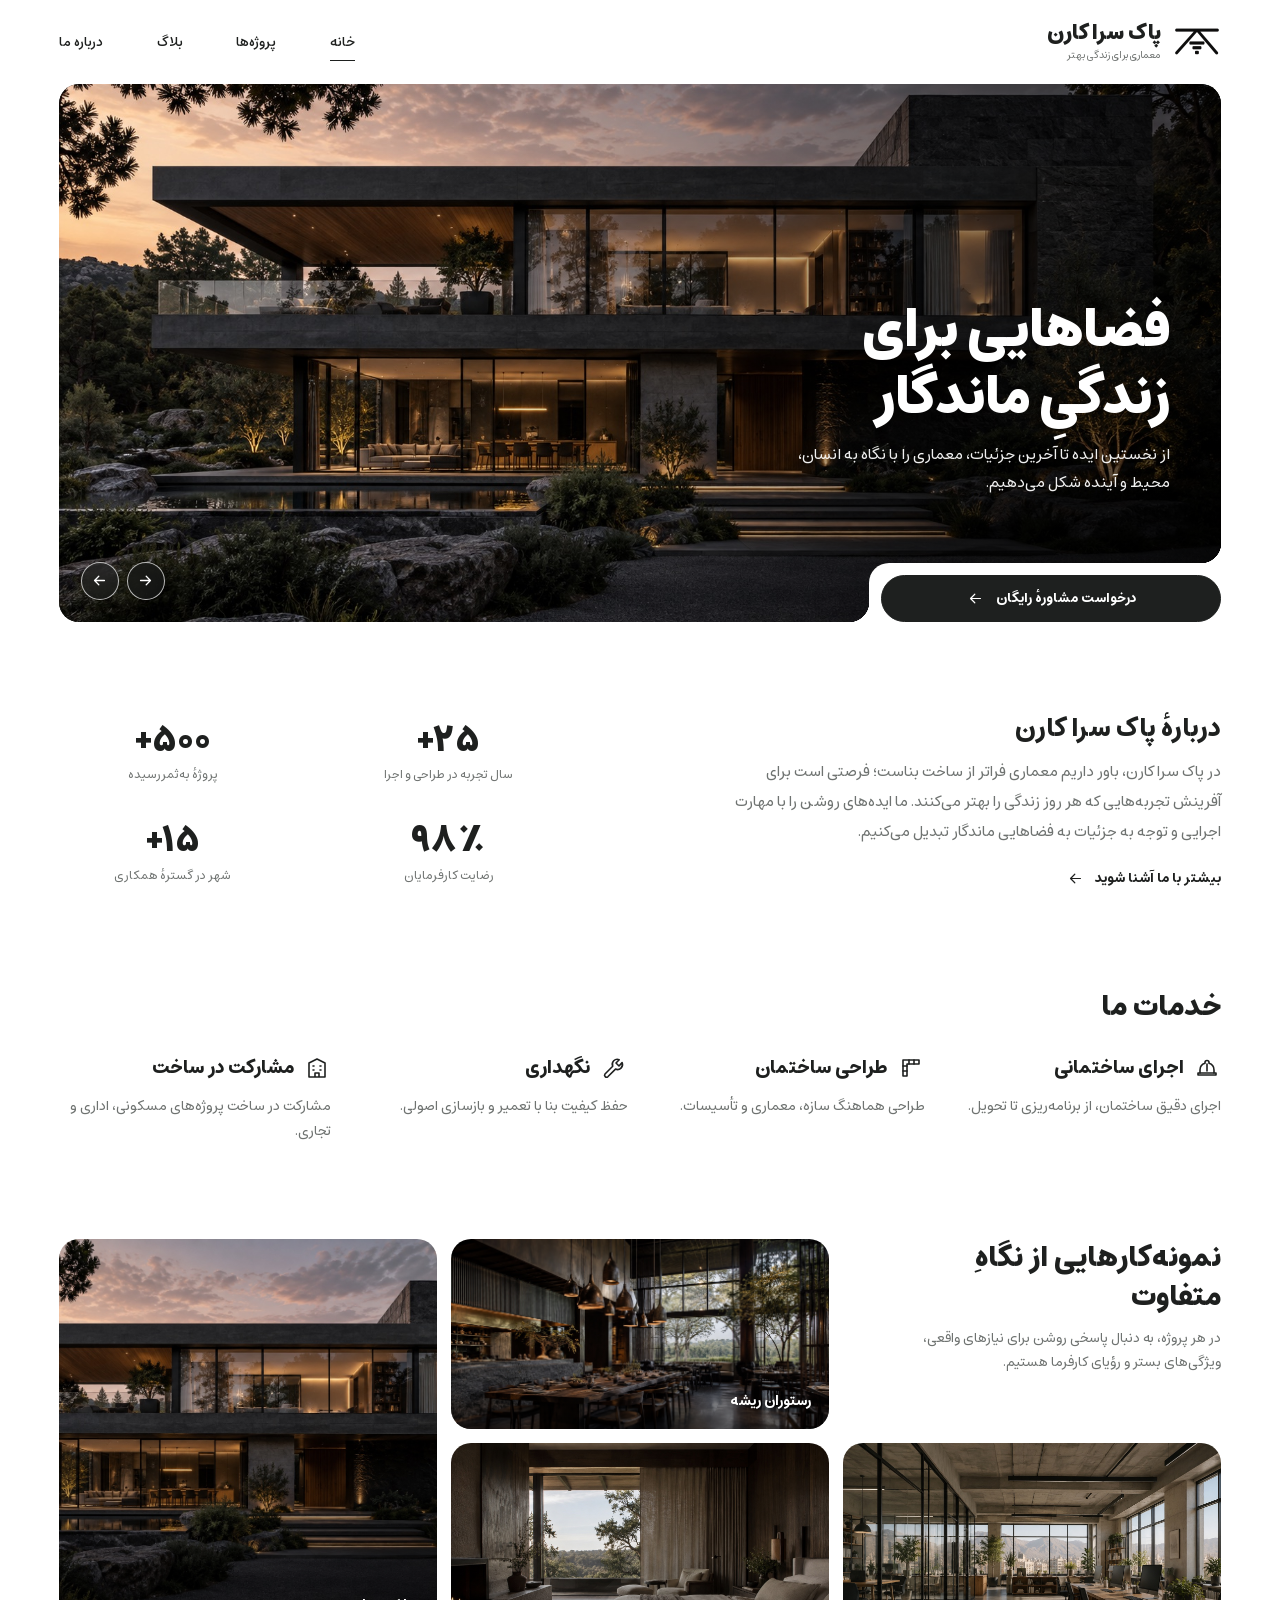
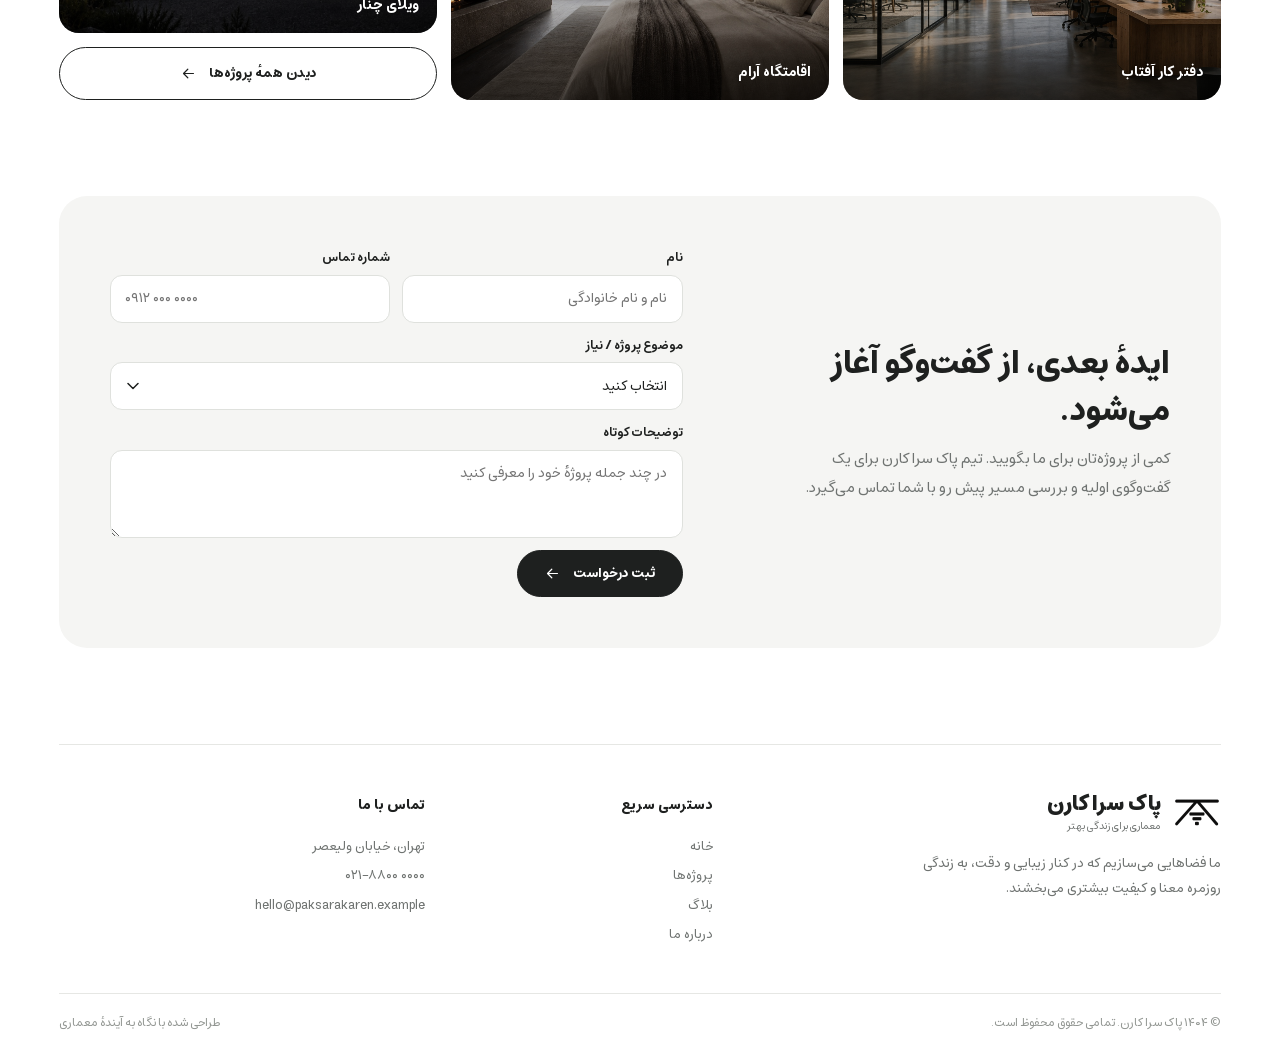
<file: Theme/index.html>
<!doctype html>
<html lang="fa" dir="rtl">
  <head>
    <meta charset="utf-8" />
    <meta name="viewport" content="width=device-width,initial-scale=1" />
    <meta
      name="description"
      content="استودیو معماری پاک سرا کارن؛ طراحی و اجرای فضاهای ماندگار با نگاهی انسانی."
    />
    <title>خانه | پاک سرا کارن</title>
    <link rel="icon" href="assets/images/brand-mark.png" type="image/png" />
    <link
      rel="preload"
      href="assets/fonts/estedad-variable.woff2"
      as="font"
      type="font/woff2"
      crossorigin
    />
    <link rel="stylesheet" href="assets/css/main.css?v=letter-spacing-1" />
  </head>
  <body>
    <a class="skip-link" href="#main-content">پرش به محتوای اصلی</a>
    <div class="site-shell">
      <div class="shell-inner">
        <header class="site-header">
          <a class="brand" href="index.html" aria-label="پاک سرا کارن، صفحهٔ اصلی"
            ><img
              class="brand-mark"
              src="assets/images/brand-mark.png"
              alt=""
            /><span>پاک سرا کارن<small>معماری برای زندگی بهتر</small></span></a
          >
          <button
            class="menu-toggle"
            type="button"
            aria-label="باز کردن فهرست"
            aria-controls="main-navigation"
            aria-expanded="false"
          >
            <span></span><span></span><span></span>
          </button>
          <nav class="main-nav" id="main-navigation" aria-label="فهرست اصلی">
            <a href="index.html">خانه</a><a href="projects.html">پروژه‌ها</a
            ><a href="blog.html">بلاگ</a><a href="about.html">درباره ما</a>
          </nav>
        </header>
        <main id="main-content" class="home-page">
          <section class="hero-section" aria-labelledby="hero-title">
            <div class="hero-media">
              <picture class="hero-slide is-active">
                <source media="(max-width: 600px)" srcset="assets/images/hero-house-mobile.jpg" />
                <img
                  src="assets/images/hero-house.jpg"
                  alt="خانه‌ای معاصر با نمای سنگ و شیشه در میان درختان"
                  fetchpriority="high"
                />
              </picture>
              <picture class="hero-slide" aria-hidden="true">
                <source media="(max-width: 600px)" srcset="assets/images/stone-villa-mobile.jpg" />
                <img
                  src="assets/images/stone-villa.jpg"
                  alt="ویلای سنگی معاصر در میان درختان"
                  decoding="async"
                />
              </picture>
              <picture class="hero-slide" aria-hidden="true">
                <source media="(max-width: 600px)" srcset="assets/images/courtyard-mobile.jpg" />
                <img
                  src="assets/images/courtyard.jpg"
                  alt="محوطهٔ سبز و آب‌نما کنار یک بنای مسکونی"
                  decoding="async"
                />
              </picture>
              <div class="hero-content">
                <h1 id="hero-title">فضاهایی برای<br />زندگیِ ماندگار</h1>
                <p>
                  از نخستین ایده تا آخرین جزئیات، معماری را با نگاه به انسان،
                  محیط و آینده شکل می‌دهیم.
                </p>
              </div>
              <div
                class="hero-slide-controls"
                role="group"
                aria-label="پیمایش تصاویر"
                hidden
              >
                <button
                  class="hero-slide-button"
                  type="button"
                  data-hero-slide="previous"
                  aria-label="تصویر قبلی"
                >
                  <svg
                    viewBox="0 0 24 24"
                    fill="none"
                    stroke="currentColor"
                    stroke-width="1.8"
                    stroke-linecap="round"
                    stroke-linejoin="round"
                    aria-hidden="true"
                  >
                    <path d="M5 12h14m0 0-6-6m6 6-6 6" />
                  </svg>
                </button>
                <button
                  class="hero-slide-button"
                  type="button"
                  data-hero-slide="next"
                  aria-label="تصویر بعدی"
                >
                  <svg
                    viewBox="0 0 24 24"
                    fill="none"
                    stroke="currentColor"
                    stroke-width="1.8"
                    stroke-linecap="round"
                    stroke-linejoin="round"
                    aria-hidden="true"
                  >
                    <path d="M19 12H5m0 0 6-6m-6 6 6 6" />
                  </svg>
                </button>
              </div>
            </div>
            <div class="hero-action">
              <a class="button button-primary" href="#consultation"
                >درخواست مشاورهٔ رایگان
                <svg
                  viewBox="0 0 24 24"
                  fill="none"
                  stroke="currentColor"
                  stroke-width="1.7"
                  stroke-linecap="round"
                  stroke-linejoin="round"
                  aria-hidden="true"
                >
                  <path d="M19 12H5m0 0 6-6m-6 6 6 6" /></svg
              ></a>
            </div>
          </section>
          <section class="about-summary" aria-labelledby="about-summary-title">
            <div class="about-copy">
              <h2 id="about-summary-title">دربارهٔ پاک سرا کارن</h2>
              <p>
                در پاک سرا کارن، باور داریم معماری فراتر از ساخت بناست؛ فرصتی است برای
                آفرینش تجربه‌هایی که هر روز زندگی را بهتر می‌کنند. ما ایده‌های
                روشن را با مهارت اجرایی و توجه به جزئیات به فضاهایی ماندگار
                تبدیل می‌کنیم.
              </p>
              <a class="section-link" href="about.html"
                >بیشتر با ما آشنا شوید
                <svg
                  viewBox="0 0 24 24"
                  fill="none"
                  stroke="currentColor"
                  stroke-width="1.7"
                  stroke-linecap="round"
                  stroke-linejoin="round"
                  aria-hidden="true"
                >
                  <path d="M19 12H5m0 0 6-6m-6 6 6 6" /></svg
              ></a>
            </div>
            <div class="stats-grid" aria-label="آمار شرکت">
              <div>
                <strong class="stat-number">۲۵+</strong
                ><span class="stat-label">سال تجربه در طراحی و اجرا</span>
              </div>
              <div>
                <strong class="stat-number">۵۰۰+</strong
                ><span class="stat-label">پروژهٔ به‌ثمررسیده</span>
              </div>
              <div>
                <strong class="stat-number">۹۸٪</strong
                ><span class="stat-label">رضایت کارفرمایان</span>
              </div>
              <div>
                <strong class="stat-number">۱۵+</strong
                ><span class="stat-label">شهر در گسترهٔ همکاری</span>
              </div>
            </div>
          </section>
          <section
            class="services-section section"
            aria-labelledby="services-title"
          >
            <div class="section-header">
              <h2 class="section-heading" id="services-title">خدمات ما</h2>
            </div>
            <div class="services-grid" id="services-grid">
              <article class="service-card">
                <div class="service-card-header">
                  <span class="service-card-icon" aria-hidden="true">
                    <svg viewBox="0 0 24 24" fill="none" stroke="currentColor" stroke-width="1.6" stroke-linecap="round" stroke-linejoin="round">
                      <path d="M5 17v-3a7 7 0 0 1 5-6.7V6.5a2 2 0 0 1 4 0v.8a7 7 0 0 1 5 6.7v3" />
                      <path d="M12 8v7M3 17h18v2H3z" />
                    </svg>
                  </span>
                  <h3>اجرای ساختمانی</h3>
                </div>
                <p class="service-card-description">
                  اجرای دقیق ساختمان، از برنامه‌ریزی تا تحویل.
                </p>
              </article>
              <article class="service-card">
                <div class="service-card-header">
                  <span class="service-card-icon" aria-hidden="true">
                    <svg viewBox="0 0 24 24" fill="none" stroke="currentColor" stroke-width="1.6" stroke-linecap="round" stroke-linejoin="round">
                      <path d="M4 20V4h16v4H8v12H4z" />
                      <path d="M10 4v4M15 4v4M4 10h4M4 15h4" />
                    </svg>
                  </span>
                  <h3>طراحی ساختمان</h3>
                </div>
                <p class="service-card-description">
                  طراحی هماهنگ سازه، معماری و تأسیسات.
                </p>
              </article>
              <article class="service-card">
                <div class="service-card-header">
                  <span class="service-card-icon" aria-hidden="true">
                    <svg viewBox="0 0 24 24" fill="none" stroke="currentColor" stroke-width="1.6" stroke-linecap="round" stroke-linejoin="round">
                      <path d="M20.1 6.6a5 5 0 0 1-6.6 6.5l-7.7 7.7a2 2 0 0 1-2.8-2.8l7.7-7.7a5 5 0 0 1 6.5-6.6L14 7l3 3 3.1-3.4z" />
                    </svg>
                  </span>
                  <h3>نگهداری</h3>
                </div>
                <p class="service-card-description">
                  حفظ کیفیت بنا با تعمیر و بازسازی اصولی.
                </p>
              </article>
              <article class="service-card">
                <div class="service-card-header">
                  <span class="service-card-icon" aria-hidden="true">
                    <svg viewBox="0 0 24 24" fill="none" stroke="currentColor" stroke-width="1.6" stroke-linecap="round" stroke-linejoin="round">
                      <path d="M4 21V7l8-4 8 4v14M4 21h16M10 21v-4h4v4" />
                      <path d="M8 10h1M15 10h1M8 14h1M15 14h1" />
                    </svg>
                  </span>
                  <h3>مشارکت در ساخت</h3>
                </div>
                <p class="service-card-description">
                  مشارکت در ساخت پروژه‌های مسکونی، اداری و تجاری.
                </p>
              </article>
            </div>
          </section>
          <section class="portfolio-preview" aria-labelledby="portfolio-title">
            <div class="portfolio-layout">
              <div class="portfolio-intro">
                <h2 class="section-heading" id="portfolio-title">
                  نمونه‌کارهایی از نگاهِ متفاوت
                </h2>
                <p>
                  در هر پروژه، به دنبال پاسخی روشن برای نیازهای واقعی، ویژگی‌های
                  بستر و رؤیای کارفرما هستیم.
                </p>
              </div>
              <a
                class="portfolio-card portfolio-office"
                href="project-single.html"
                ><img
                  src="assets/images/studio-office.jpg"
                  alt="دفتر کار روشن و مدرن"
                  loading="lazy"
                /><span>دفتر کار آفتاب</span></a
              >
              <a
                class="portfolio-card portfolio-restaurant"
                href="project-single.html"
                ><img
                  src="assets/images/restaurant.jpg"
                  alt="رستوران معاصر با نورپردازی گرم"
                  loading="lazy"
                /><span>رستوران ریشه</span></a
              >
              <a
                class="portfolio-card portfolio-bedroom"
                href="project-single.html"
                ><img
                  src="assets/images/hotel-suite.jpg"
                  alt="اتاق مهمان با متریال طبیعی"
                  loading="lazy"
                /><span>اقامتگاه آرام</span></a
              >
              <a
                class="portfolio-card portfolio-villa"
                href="project-single.html"
                ><img
                  src="assets/images/hero-house.jpg"
                  alt="ویلای معاصر در میان درختان"
                  loading="lazy"
                /><span>ویلای چنار</span></a
              >
              <a
                class="button button-outline portfolio-more"
                href="projects.html"
                >دیدن همهٔ پروژه‌ها
                <svg
                  viewBox="0 0 24 24"
                  fill="none"
                  stroke="currentColor"
                  stroke-width="1.7"
                  stroke-linecap="round"
                  stroke-linejoin="round"
                  aria-hidden="true"
                >
                  <path d="M19 12H5m0 0 6-6m-6 6 6 6" /></svg
              ></a>
            </div>
          </section>
          <section
            class="cta-section"
            id="consultation"
            aria-labelledby="cta-title"
          >
            <div class="cta-content">
              <h2 id="cta-title">ایدهٔ بعدی، از گفت‌وگو آغاز می‌شود.</h2>
              <p>
                کمی از پروژه‌تان برای ما بگویید. تیم پاک سرا کارن برای یک گفت‌وگوی
                اولیه و بررسی مسیر پیش رو با شما تماس می‌گیرد.
              </p>
            </div>
            <form class="cta-form" novalidate>
              <div class="form-field">
                <label for="contact-name">نام</label
                ><input
                  id="contact-name"
                  name="name"
                  autocomplete="name"
                  required
                  placeholder="نام و نام خانوادگی"
                />
              </div>
              <div class="form-field">
                <label for="contact-phone">شماره تماس</label
                ><input
                  id="contact-phone"
                  name="phone"
                  type="tel"
                  inputmode="tel"
                  autocomplete="tel"
                  required
                  placeholder="۰۹۱۲ ۰۰۰ ۰۰۰۰"
                />
              </div>
              <div class="form-field form-field-full">
                <label for="contact-subject">موضوع پروژه / نیاز</label
                ><div class="contact-subject-picker">
                  <button
                    class="contact-subject-trigger"
                    id="contact-subject"
                    type="button"
                    aria-expanded="false"
                    aria-controls="contact-subject-options"
                    aria-describedby="contact-form-message"
                    aria-required="true"
                  >
                    <span class="contact-subject-label">انتخاب کنید</span>
                  </button>
                  <div
                    class="contact-subject-options"
                    id="contact-subject-options"
                    role="group"
                    aria-label="موضوع پروژه / نیاز"
                    hidden
                  >
                    <button type="button" data-contact-subject="" aria-pressed="true">انتخاب کنید</button>
                    <button type="button" data-contact-subject="اجرای ساختمان" aria-pressed="false">اجرای ساختمان</button>
                    <button type="button" data-contact-subject="طراحی ساختمان" aria-pressed="false">طراحی ساختمان</button>
                    <button type="button" data-contact-subject="نگهداری" aria-pressed="false">نگهداری</button>
                    <button type="button" data-contact-subject="مشارکت در ساخت" aria-pressed="false">مشارکت در ساخت</button>
                    <button type="button" data-contact-subject="سایر" aria-pressed="false">سایر</button>
                  </div>
                  <input type="hidden" name="subject" value="" />
                </div>
              </div>
              <div class="form-field form-field-full">
                <label for="contact-message">توضیحات کوتاه</label
                ><textarea
                  id="contact-message"
                  name="message"
                  placeholder="در چند جمله پروژهٔ خود را معرفی کنید"
                ></textarea>
              </div>
              <button class="button button-primary" type="submit">
                ثبت درخواست
                <svg
                  viewBox="0 0 24 24"
                  fill="none"
                  stroke="currentColor"
                  stroke-width="1.7"
                  stroke-linecap="round"
                  stroke-linejoin="round"
                  aria-hidden="true"
                >
                  <path d="M19 12H5m0 0 6-6m-6 6 6 6" />
                </svg>
              </button>
              <p
                class="form-message"
                id="contact-form-message"
                role="status"
                aria-live="polite"
                hidden
              ></p>
            </form>
          </section>
        </main>
        <footer class="site-footer">
          <div class="footer-main">
            <div class="footer-brand">
              <a class="brand" href="index.html" aria-label="پاک سرا کارن، صفحهٔ اصلی"
                ><img
                  class="brand-mark"
                  src="assets/images/brand-mark.png"
                  alt=""
                /><span>پاک سرا کارن<small>معماری برای زندگی بهتر</small></span></a
              >
              <p>
                ما فضاهایی می‌سازیم که در کنار زیبایی و دقت، به زندگی روزمره
                معنا و کیفیت بیشتری می‌بخشند.
              </p>
            </div>
            <div class="footer-column">
              <h2>دسترسی سریع</h2>
              <a href="index.html">خانه</a><a href="projects.html">پروژه‌ها</a
              ><a href="blog.html">بلاگ</a><a href="about.html">درباره ما</a>
            </div>
            <div class="footer-column footer-contact">
              <h2>تماس با ما</h2>
              <span>تهران، خیابان ولیعصر</span
              ><a href="tel:+982188000000" dir="ltr">۰۲۱–۸۸۰۰ ۰۰۰۰</a
              ><a href="mailto:hello@paksarakaren.example" dir="ltr"
                >hello@paksarakaren.example</a
              >
            </div>
          </div>
          <div class="footer-bottom">
            <p>© ۱۴۰۴ پاک سرا کارن. تمامی حقوق محفوظ است.</p>
            <p>طراحی شده با نگاه به آیندهٔ معماری</p>
          </div>
        </footer>
      </div>
    </div>
    <script src="assets/js/main.js?v=contact-subject-2" defer></script>
  </body>
</html>
</file>
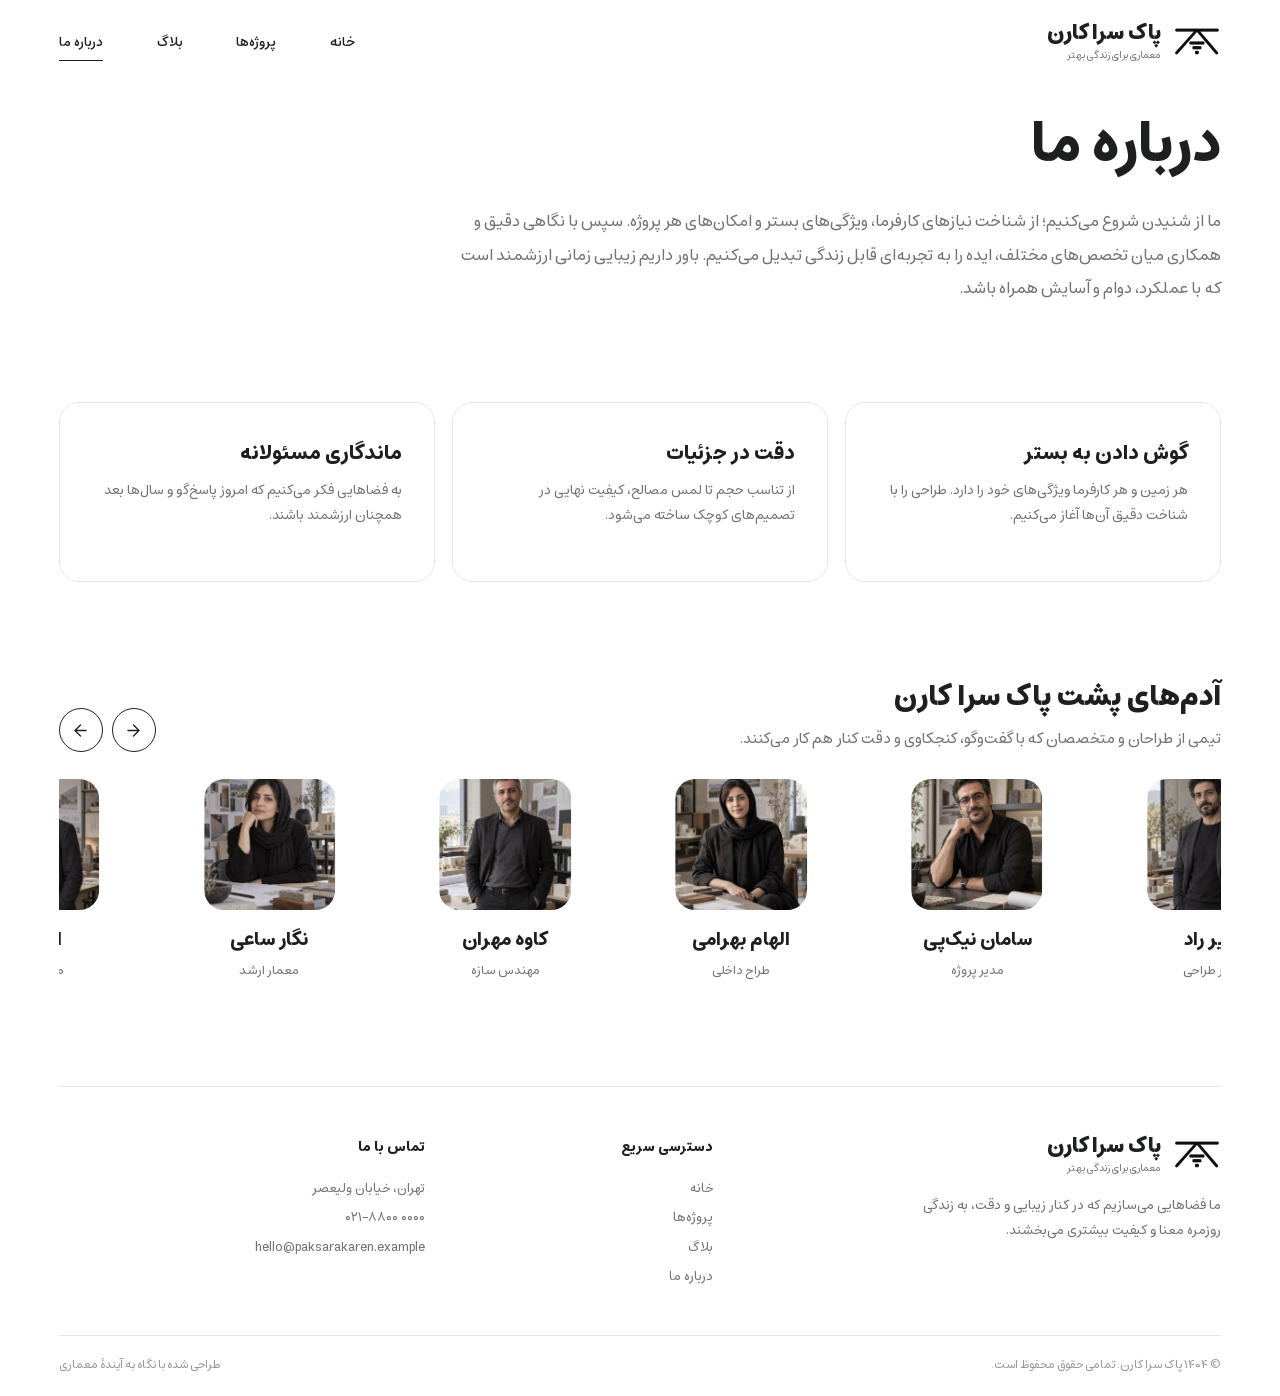
<file: Theme/about.html>
<!doctype html>
<html lang="fa" dir="rtl">
  <head>
    <meta charset="utf-8" />
    <meta name="viewport" content="width=device-width,initial-scale=1" />
    <meta
      name="description"
      content="با استودیو پاک سرا کارن، ارزش‌ها، تیم طراحی و نگاه ما به معماری آشنا شوید."
    />
    <title>دربارهٔ ما | پاک سرا کارن</title>
    <link rel="icon" href="assets/images/brand-mark.png" type="image/png" />
    <link
      rel="preload"
      href="assets/fonts/estedad-variable.woff2"
      as="font"
      type="font/woff2"
      crossorigin
    />
    <link rel="stylesheet" href="assets/css/main.css?v=letter-spacing-1" />
  </head>
  <body>
    <a class="skip-link" href="#main-content">پرش به محتوای اصلی</a>
    <div class="site-shell">
      <div class="shell-inner">
        <header class="site-header">
          <a class="brand" href="index.html" aria-label="پاک سرا کارن، صفحهٔ اصلی"
            ><img
              class="brand-mark"
              src="assets/images/brand-mark.png"
              alt=""
            /><span>پاک سرا کارن<small>معماری برای زندگی بهتر</small></span></a
          >
          <button
            class="menu-toggle"
            type="button"
            aria-label="باز کردن فهرست"
            aria-controls="main-navigation"
            aria-expanded="false"
          >
            <span></span><span></span><span></span>
          </button>
          <nav class="main-nav" id="main-navigation" aria-label="فهرست اصلی">
            <a href="index.html">خانه</a><a href="projects.html">پروژه‌ها</a
            ><a href="blog.html">بلاگ</a><a href="about.html">درباره ما</a>
          </nav>
        </header>
        <main id="main-content" class="about-page-wrapper">
          <section class="about-page">
            <header class="page-intro">
              <div>
                <h1>درباره ما</h1>
              </div>
            </header>
            <div class="about-lead">
              <p>
                ما از شنیدن شروع می‌کنیم؛ از شناخت نیازهای کارفرما، ویژگی‌های
                بستر و امکان‌های هر پروژه. سپس با نگاهی دقیق و همکاری میان
                تخصص‌های مختلف، ایده را به تجربه‌ای قابل زندگی تبدیل می‌کنیم.
                باور داریم زیبایی زمانی ارزشمند است که با عملکرد، دوام و آسایش
                همراه باشد.
              </p>
            </div>
            <section class="section values-section" aria-label="ارزش‌های پاک سرا کارن">
              <div class="values-grid">
                <article class="value-card">
                  <h2>گوش دادن به بستر</h2>
                  <p>
                    هر زمین و هر کارفرما ویژگی‌های خود را دارد. طراحی را با
                    شناخت دقیق آن‌ها آغاز می‌کنیم.
                  </p>
                </article>
                <article class="value-card">
                  <h2>دقت در جزئیات</h2>
                  <p>
                    از تناسب حجم تا لمس مصالح، کیفیت نهایی در تصمیم‌های کوچک
                    ساخته می‌شود.
                  </p>
                </article>
                <article class="value-card">
                  <h2>ماندگاری مسئولانه</h2>
                  <p>
                    به فضاهایی فکر می‌کنیم که امروز پاسخ‌گو و سال‌ها بعد همچنان
                    ارزشمند باشند.
                  </p>
                </article>
              </div>
            </section>
            <section class="team-section section" aria-labelledby="team-title">
              <div class="section-header">
                <div>
                  <h2 class="section-heading" id="team-title">
                    آدم‌های پشت پاک سرا کارن
                  </h2>
                  <p class="section-intro">
                    تیمی از طراحان و متخصصان که با گفت‌وگو، کنجکاوی و دقت کنار
                    هم کار می‌کنند.
                  </p>
                </div>
                <div class="team-controls" role="group" aria-label="جابه‌جایی اعضای تیم">
                  <button
                    class="team-nav-button"
                    type="button"
                    data-team-shift="right"
                    aria-label="جابه‌جایی اعضا به راست"
                    aria-controls="team-grid"
                  >
                    <svg viewBox="0 0 24 24" fill="none" stroke="currentColor" stroke-width="1.7" stroke-linecap="round" stroke-linejoin="round" aria-hidden="true">
                      <path d="M19 12H5m7 7 7-7-7-7" />
                    </svg>
                  </button>
                  <button
                    class="team-nav-button"
                    type="button"
                    data-team-shift="left"
                    aria-label="جابه‌جایی اعضا به چپ"
                    aria-controls="team-grid"
                  >
                    <svg viewBox="0 0 24 24" fill="none" stroke="currentColor" stroke-width="1.7" stroke-linecap="round" stroke-linejoin="round" aria-hidden="true">
                      <path d="M5 12h14m-7-7-7 7 7 7" />
                    </svg>
                  </button>
                </div>
              </div>
              <div class="team-carousel-viewport">
                <div class="team-grid" id="team-grid">
                  <article class="team-card">
                    <div class="image-frame">
                      <img
                        src="assets/images/team-negar.jpg"
                        alt="نگار ساعی، معمار ارشد"
                        loading="lazy"
                      />
                    </div>
                    <h3>نگار ساعی</h3>
                    <p class="team-role">معمار ارشد</p>
                  </article>
                  <article class="team-card">
                    <div class="image-frame">
                      <img
                        src="assets/images/team-amir.jpg"
                        alt="امیر راد، مدیر طراحی"
                        loading="lazy"
                      />
                    </div>
                    <h3>امیر راد</h3>
                    <p class="team-role">مدیر طراحی</p>
                  </article>
                  <article class="team-card">
                    <div class="image-frame">
                      <img
                        src="assets/images/team-saman.jpg"
                        alt="سامان نیک‌پی، مدیر پروژه"
                        loading="lazy"
                      />
                    </div>
                    <h3>سامان نیک‌پی</h3>
                    <p class="team-role">مدیر پروژه</p>
                  </article>
                  <article class="team-card">
                    <div class="image-frame">
                      <img
                        src="assets/images/team-elham.jpg"
                        alt="الهام بهرامی، طراح داخلی"
                        loading="lazy"
                      />
                    </div>
                    <h3>الهام بهرامی</h3>
                    <p class="team-role">طراح داخلی</p>
                  </article>
                  <article class="team-card">
                    <div class="image-frame">
                      <img
                        src="assets/images/team-kaveh.jpg"
                        alt="کاوه مهران، مهندس سازه"
                        loading="lazy"
                      />
                    </div>
                    <h3>کاوه مهران</h3>
                    <p class="team-role">مهندس سازه</p>
                  </article>
                </div>
              </div>
              <p class="visually-hidden team-carousel-status" aria-live="polite"></p>
            </section>
          </section>
        </main>
        <footer class="site-footer">
          <div class="footer-main">
            <div class="footer-brand">
              <a class="brand" href="index.html" aria-label="پاک سرا کارن، صفحهٔ اصلی"
                ><img
                  class="brand-mark"
                  src="assets/images/brand-mark.png"
                  alt=""
                /><span>پاک سرا کارن<small>معماری برای زندگی بهتر</small></span></a
              >
              <p>
                ما فضاهایی می‌سازیم که در کنار زیبایی و دقت، به زندگی روزمره
                معنا و کیفیت بیشتری می‌بخشند.
              </p>
            </div>
            <div class="footer-column">
              <h2>دسترسی سریع</h2>
              <a href="index.html">خانه</a><a href="projects.html">پروژه‌ها</a
              ><a href="blog.html">بلاگ</a><a href="about.html">درباره ما</a>
            </div>
            <div class="footer-column footer-contact">
              <h2>تماس با ما</h2>
              <span>تهران، خیابان ولیعصر</span
              ><a href="tel:+982188000000" dir="ltr">۰۲۱–۸۸۰۰ ۰۰۰۰</a
              ><a href="mailto:hello@paksarakaren.example" dir="ltr"
                >hello@paksarakaren.example</a
              >
            </div>
          </div>
          <div class="footer-bottom">
            <p>© ۱۴۰۴ پاک سرا کارن. تمامی حقوق محفوظ است.</p>
            <p>طراحی شده با نگاه به آیندهٔ معماری</p>
          </div>
        </footer>
      </div>
    </div>
    <script src="assets/js/main.js?v=team-carousel-2" defer></script>
  </body>
</html>
</file>
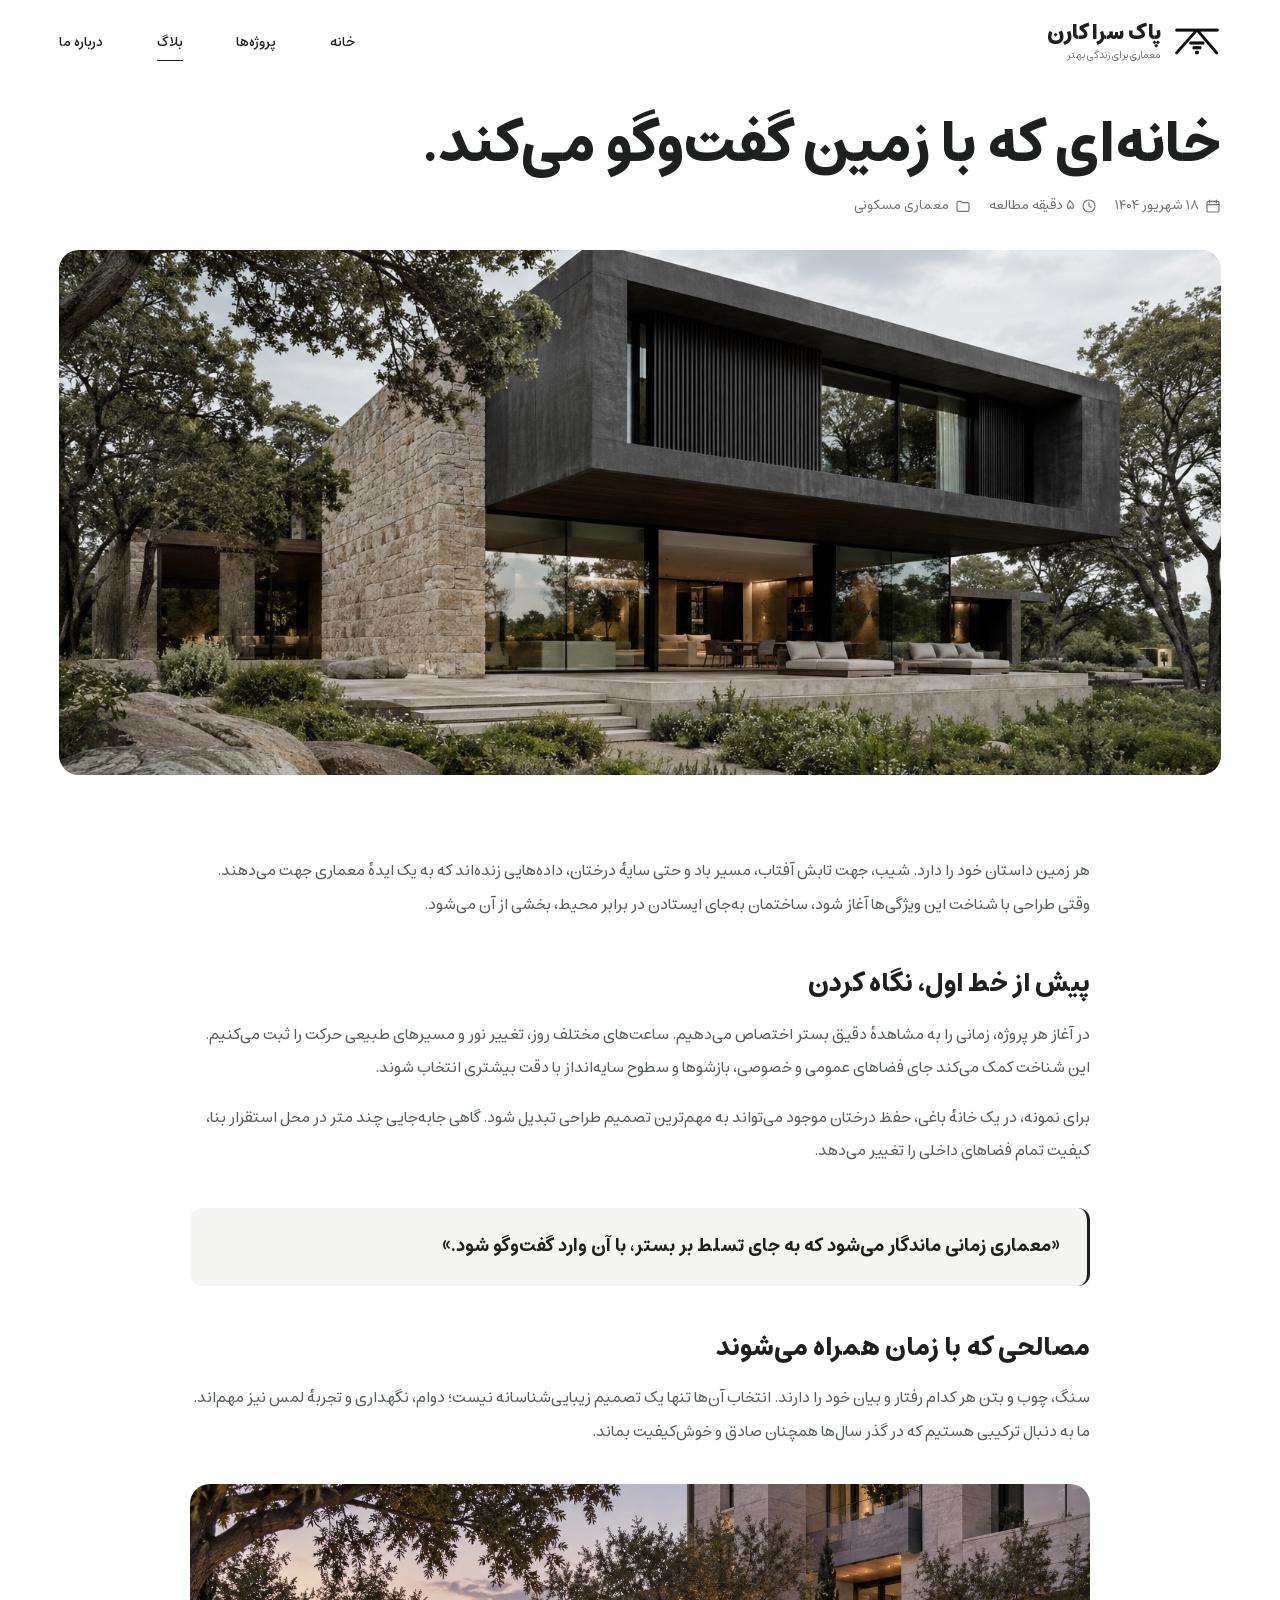
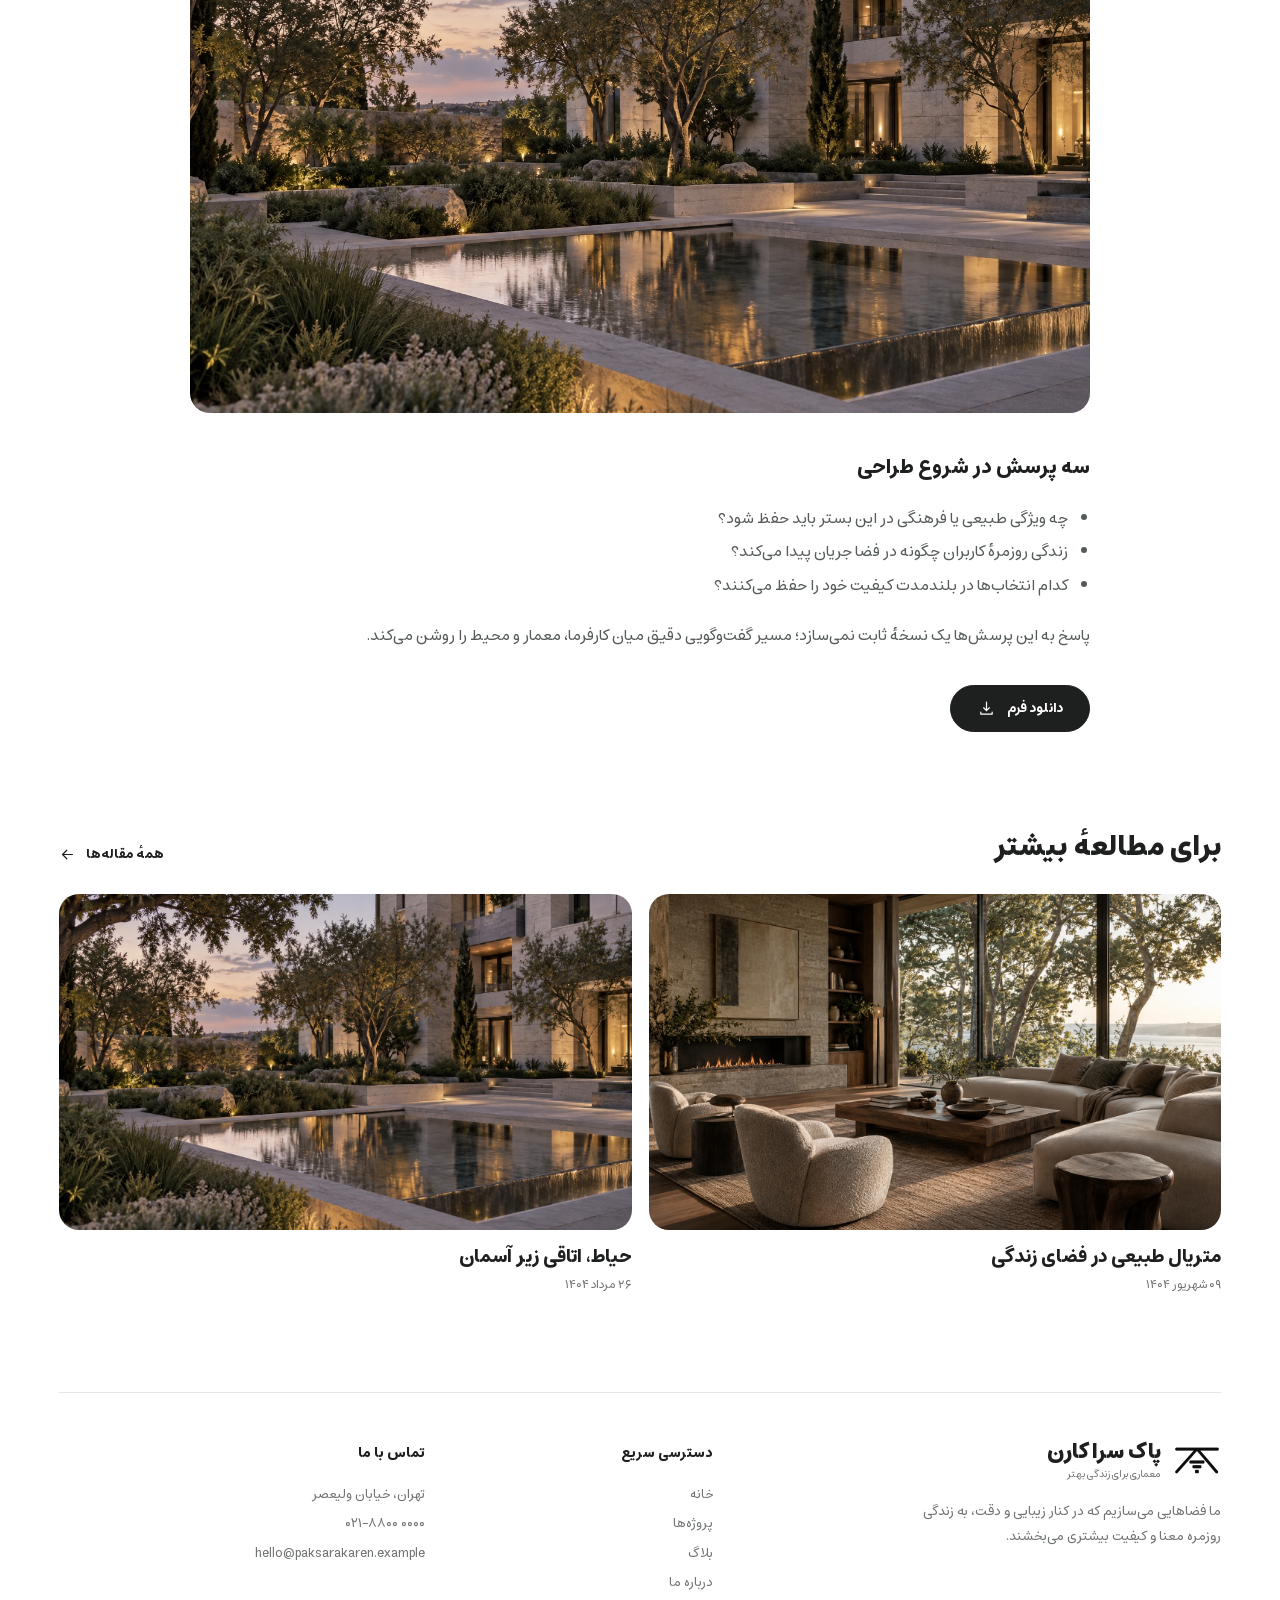
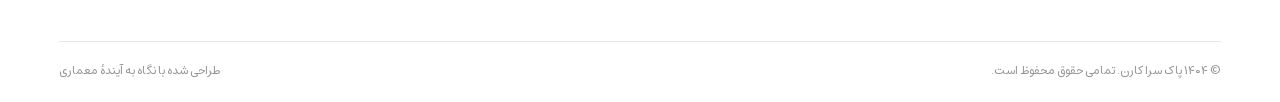
<file: Theme/blog-single.html>
<!doctype html>
<html lang="fa" dir="rtl">
  <head>
    <meta charset="utf-8" />
    <meta name="viewport" content="width=device-width,initial-scale=1" />
    <meta
      name="description"
      content="مقاله‌ای دربارهٔ رابطهٔ معماری با زمین، نور و متریال طبیعی."
    />
    <title>خانه‌ای که با زمین گفت‌وگو می‌کند | پاک سرا کارن</title>
    <link rel="icon" href="assets/images/brand-mark.png" type="image/png" />
    <link
      rel="preload"
      href="assets/fonts/estedad-variable.woff2"
      as="font"
      type="font/woff2"
      crossorigin
    />
    <link rel="stylesheet" href="assets/css/main.css?v=letter-spacing-1" />
  </head>
  <body>
    <a class="skip-link" href="#main-content">پرش به محتوای اصلی</a>
    <div class="site-shell">
      <div class="shell-inner">
        <header class="site-header">
          <a class="brand" href="index.html" aria-label="پاک سرا کارن، صفحهٔ اصلی"
            ><img
              class="brand-mark"
              src="assets/images/brand-mark.png"
              alt=""
            /><span>پاک سرا کارن<small>معماری برای زندگی بهتر</small></span></a
          >
          <button
            class="menu-toggle"
            type="button"
            aria-label="باز کردن فهرست"
            aria-controls="main-navigation"
            aria-expanded="false"
          >
            <span></span><span></span><span></span>
          </button>
          <nav class="main-nav" id="main-navigation" aria-label="فهرست اصلی">
            <a href="index.html">خانه</a><a href="projects.html">پروژه‌ها</a
            ><a href="blog.html">بلاگ</a><a href="about.html">درباره ما</a>
          </nav>
        </header>
        <main id="main-content" class="blog-page">
          <article class="blog-single">
            <header class="page-intro">
              <div>
                <h1>خانه‌ای که با زمین گفت‌وگو می‌کند.</h1>
                <div class="article-byline">
                  <span class="article-meta-item">
                    <svg viewBox="0 0 24 24" fill="none" stroke="currentColor" stroke-width="1.7" stroke-linecap="round" stroke-linejoin="round" aria-hidden="true">
                      <rect x="3" y="5" width="18" height="16" rx="2" />
                      <path d="M7 3v4M17 3v4M3 10h18" />
                    </svg>
                    ۱۸ شهریور ۱۴۰۴
                  </span>
                  <span class="article-meta-item">
                    <svg viewBox="0 0 24 24" fill="none" stroke="currentColor" stroke-width="1.7" stroke-linecap="round" stroke-linejoin="round" aria-hidden="true">
                      <circle cx="12" cy="12" r="9" />
                      <path d="M12 7v5l3 2" />
                    </svg>
                    ۵ دقیقه مطالعه
                  </span>
                  <span class="article-meta-item">
                    <svg viewBox="0 0 24 24" fill="none" stroke="currentColor" stroke-width="1.7" stroke-linecap="round" stroke-linejoin="round" aria-hidden="true">
                      <path d="M3 7a2 2 0 0 1 2-2h4l2 2h8a2 2 0 0 1 2 2v9a2 2 0 0 1-2 2H5a2 2 0 0 1-2-2V7Z" />
                    </svg>
                    معماری مسکونی
                  </span>
                </div>
              </div>
            </header>
            <div class="image-frame page-hero-image">
              <img
                src="assets/images/stone-villa.jpg"
                alt="خانه‌ای معاصر میان درختان و سنگ طبیعی"
                fetchpriority="high"
              />
            </div>
            <div class="article-layout">
              <div class="article-body">
                <p>
                  هر زمین داستان خود را دارد. شیب، جهت تابش آفتاب، مسیر باد و
                  حتی سایهٔ درختان، داده‌هایی زنده‌اند که به یک ایدهٔ معماری جهت
                  می‌دهند. وقتی طراحی با شناخت این ویژگی‌ها آغاز شود، ساختمان
                  به‌جای ایستادن در برابر محیط، بخشی از آن می‌شود.
                </p>
                <h2>پیش از خط اول، نگاه کردن</h2>
                <p>
                  در آغاز هر پروژه، زمانی را به مشاهدهٔ دقیق بستر اختصاص
                  می‌دهیم. ساعت‌های مختلف روز، تغییر نور و مسیرهای طبیعی حرکت را
                  ثبت می‌کنیم. این شناخت کمک می‌کند جای فضاهای عمومی و خصوصی،
                  بازشوها و سطوح سایه‌انداز با دقت بیشتری انتخاب شوند.
                </p>
                <p>
                  برای نمونه، در یک خانهٔ باغی، حفظ درختان موجود می‌تواند به
                  مهم‌ترین تصمیم طراحی تبدیل شود. گاهی جابه‌جایی چند متر در محل
                  استقرار بنا، کیفیت تمام فضاهای داخلی را تغییر می‌دهد.
                </p>
                <blockquote>
                  «معماری زمانی ماندگار می‌شود که به جای تسلط بر بستر، با آن
                  وارد گفت‌وگو شود.»
                </blockquote>
                <h2>مصالحی که با زمان همراه می‌شوند</h2>
                <p>
                  سنگ، چوب و بتن هر کدام رفتار و بیان خود را دارند. انتخاب آن‌ها
                  تنها یک تصمیم زیبایی‌شناسانه نیست؛ دوام، نگهداری و تجربهٔ لمس
                  نیز مهم‌اند. ما به دنبال ترکیبی هستیم که در گذر سال‌ها همچنان
                  صادق و خوش‌کیفیت بماند.
                </p>
                <div class="image-frame">
                  <img
                    src="assets/images/courtyard.jpg"
                    alt="محوطه‌سازی با آب‌نما و پوشش گیاهی"
                    loading="lazy"
                  />
                </div>
                <h3>سه پرسش در شروع طراحی</h3>
                <ul>
                  <li>چه ویژگی طبیعی یا فرهنگی در این بستر باید حفظ شود؟</li>
                  <li>زندگی روزمرهٔ کاربران چگونه در فضا جریان پیدا می‌کند؟</li>
                  <li>کدام انتخاب‌ها در بلندمدت کیفیت خود را حفظ می‌کنند؟</li>
                </ul>
                <p>
                  پاسخ به این پرسش‌ها یک نسخهٔ ثابت نمی‌سازد؛ مسیر گفت‌وگویی
                  دقیق میان کارفرما، معمار و محیط را روشن می‌کند.
                </p>
                <div class="article-download-action">
                  <!-- Add href and remove aria-disabled when the form is available. -->
                  <a class="button button-primary article-download-button" aria-disabled="true">
                    دانلود فرم
                    <svg
                      viewBox="0 0 24 24"
                      fill="none"
                      stroke="currentColor"
                      stroke-width="1.7"
                      stroke-linecap="round"
                      stroke-linejoin="round"
                      aria-hidden="true"
                    >
                      <path d="M12 3v12m0 0 4-4m-4 4-4-4M4 17v3h16v-3" />
                    </svg>
                  </a>
                </div>
              </div>
            </div>
          </article>
          <section
            class="related-section"
            aria-labelledby="related-posts-title"
          >
            <div class="section-header">
              <h2 class="section-heading" id="related-posts-title">
                برای مطالعهٔ بیشتر
              </h2>
              <a class="section-link" href="blog.html"
                >همهٔ مقاله‌ها
                <svg
                  viewBox="0 0 24 24"
                  fill="none"
                  stroke="currentColor"
                  stroke-width="1.7"
                  stroke-linecap="round"
                  stroke-linejoin="round"
                  aria-hidden="true"
                >
                  <path d="M19 12H5m0 0 6-6m-6 6 6 6" /></svg
              ></a>
            </div>
            <div class="related-grid">
              <article class="blog-card">
                <a class="image-frame" href="blog-single.html"
                  ><img
                    src="assets/images/living-room.jpg"
                    alt="فضای داخلی با متریال طبیعی"
                    loading="lazy"
                /></a>
                <h2>
                  <a href="blog-single.html">متریال طبیعی در فضای زندگی</a>
                </h2>
                <span class="card-meta">۰۹ شهریور ۱۴۰۴</span>
              </article>
              <article class="blog-card">
                <a class="image-frame" href="blog-single.html"
                  ><img
                    src="assets/images/courtyard.jpg"
                    alt="محوطه و آب‌نما"
                    loading="lazy"
                /></a>
                <h2><a href="blog-single.html">حیاط، اتاقی زیر آسمان</a></h2>
                <span class="card-meta">۲۶ مرداد ۱۴۰۴</span>
              </article>
            </div>
          </section>
        </main>
        <footer class="site-footer">
          <div class="footer-main">
            <div class="footer-brand">
              <a class="brand" href="index.html" aria-label="پاک سرا کارن، صفحهٔ اصلی"
                ><img
                  class="brand-mark"
                  src="assets/images/brand-mark.png"
                  alt=""
                /><span>پاک سرا کارن<small>معماری برای زندگی بهتر</small></span></a
              >
              <p>
                ما فضاهایی می‌سازیم که در کنار زیبایی و دقت، به زندگی روزمره
                معنا و کیفیت بیشتری می‌بخشند.
              </p>
            </div>
            <div class="footer-column">
              <h2>دسترسی سریع</h2>
              <a href="index.html">خانه</a><a href="projects.html">پروژه‌ها</a
              ><a href="blog.html">بلاگ</a><a href="about.html">درباره ما</a>
            </div>
            <div class="footer-column footer-contact">
              <h2>تماس با ما</h2>
              <span>تهران، خیابان ولیعصر</span
              ><a href="tel:+982188000000" dir="ltr">۰۲۱–۸۸۰۰ ۰۰۰۰</a
              ><a href="mailto:hello@paksarakaren.example" dir="ltr"
                >hello@paksarakaren.example</a
              >
            </div>
          </div>
          <div class="footer-bottom">
            <p>© ۱۴۰۴ پاک سرا کارن. تمامی حقوق محفوظ است.</p>
            <p>طراحی شده با نگاه به آیندهٔ معماری</p>
          </div>
        </footer>
      </div>
    </div>
    <script src="assets/js/main.js" defer></script>
  </body>
</html>
</file>
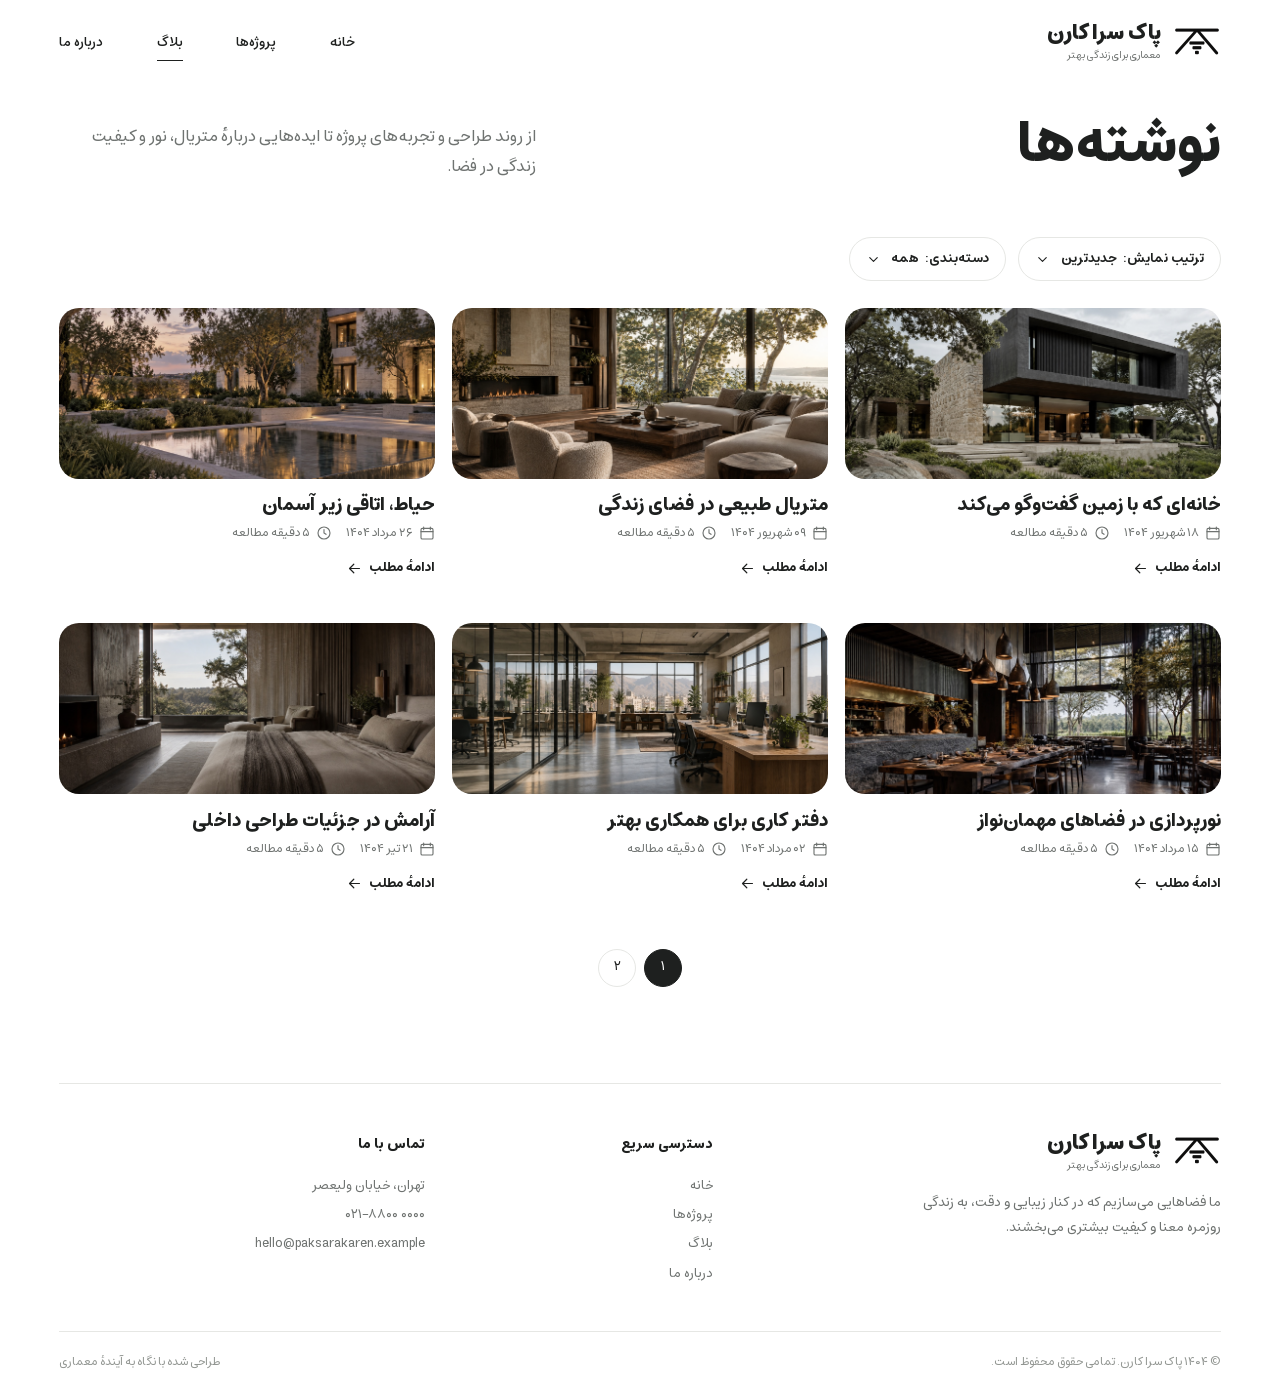
<file: Theme/blog.html>
<!doctype html>
<html lang="fa" dir="rtl">
  <head>
    <meta charset="utf-8" />
    <meta name="viewport" content="width=device-width,initial-scale=1" />
    <meta
      name="description"
      content="یادداشت‌ها و مقاله‌های استودیو پاک سرا کارن دربارهٔ معماری، طراحی داخلی و زندگی."
    />
    <title>بلاگ | پاک سرا کارن</title>
    <link rel="icon" href="assets/images/brand-mark.png" type="image/png" />
    <link
      rel="preload"
      href="assets/fonts/estedad-variable.woff2"
      as="font"
      type="font/woff2"
      crossorigin
    />
    <link rel="stylesheet" href="assets/css/main.css?v=letter-spacing-1" />
  </head>
  <body>
    <a class="skip-link" href="#main-content">پرش به محتوای اصلی</a>
    <div class="site-shell">
      <div class="shell-inner">
        <header class="site-header">
          <a class="brand" href="index.html" aria-label="پاک سرا کارن، صفحهٔ اصلی"
            ><img
              class="brand-mark"
              src="assets/images/brand-mark.png"
              alt=""
            /><span>پاک سرا کارن<small>معماری برای زندگی بهتر</small></span></a
          >
          <button
            class="menu-toggle"
            type="button"
            aria-label="باز کردن فهرست"
            aria-controls="main-navigation"
            aria-expanded="false"
          >
            <span></span><span></span><span></span>
          </button>
          <nav class="main-nav" id="main-navigation" aria-label="فهرست اصلی">
            <a href="index.html">خانه</a><a href="projects.html">پروژه‌ها</a
            ><a href="blog.html">بلاگ</a><a href="about.html">درباره ما</a>
          </nav>
        </header>
        <main id="main-content" class="blog-page">
          <section class="page-intro">
            <div>
              <h1>نوشته‌ها</h1>
            </div>
            <p>
              از روند طراحی و تجربه‌های پروژه تا ایده‌هایی دربارهٔ متریال، نور و
              کیفیت زندگی در فضا.
            </p>
          </section>
          <section class="blog-archive" aria-label="فهرست مقاله‌ها">
            <div class="section-header blog-sort-bar">
              <div class="blog-sort">
                <button class="blog-sort-trigger" type="button" aria-expanded="false" aria-controls="blog-sort-options">
                  ترتیب نمایش: <span class="blog-sort-label">جدیدترین</span>
                  <svg viewBox="0 0 24 24" fill="none" stroke="currentColor" stroke-width="1.8" stroke-linecap="round" stroke-linejoin="round" aria-hidden="true"><path d="m6 9 6 6 6-6" /></svg>
                </button>
                <div class="blog-sort-options" id="blog-sort-options" role="group" aria-label="ترتیب نمایش نوشته‌ها" hidden>
                  <button type="button" data-blog-sort="newest" aria-pressed="true">جدیدترین</button>
                  <button type="button" data-blog-sort="oldest" aria-pressed="false">قدیمی‌ترین</button>
                </div>
              </div>
              <div class="blog-category-filter">
                <button class="blog-category-trigger" type="button" aria-expanded="false" aria-controls="blog-category-options">
                  دسته‌بندی: <span class="blog-category-label">همه</span>
                  <svg viewBox="0 0 24 24" fill="none" stroke="currentColor" stroke-width="1.8" stroke-linecap="round" stroke-linejoin="round" aria-hidden="true"><path d="m6 9 6 6 6-6" /></svg>
                </button>
                <div class="blog-category-options" id="blog-category-options" role="group" aria-label="دسته‌بندی مقاله‌ها" hidden>
                  <button type="button" data-blog-category="all" aria-pressed="true">همه</button>
                  <button type="button" data-blog-category="residential" aria-pressed="false">معماری مسکونی</button>
                  <button type="button" data-blog-category="interior" aria-pressed="false">طراحی داخلی</button>
                  <button type="button" data-blog-category="landscape" aria-pressed="false">محوطه‌سازی</button>
                  <button type="button" data-blog-category="workplace" aria-pressed="false">فضاهای کاری</button>
                  <button type="button" data-blog-category="public" aria-pressed="false">فضاهای عمومی</button>
                </div>
              </div>
            </div>
            <div class="archive-grid" id="blog-articles-grid" data-paginated-grid data-page-size="6" data-active-category="all">
              <article class="blog-card archive-card" data-date="1404-06-18" data-category="residential">
                <a class="image-frame" href="blog-single.html"
                  ><img
                    src="assets/images/stone-villa.jpg"
                    alt="خانه‌ای که با زمین گفت‌وگو می‌کند"
                    loading="lazy"
                /></a>
                <h2>
                  <a href="blog-single.html"
                    >خانه‌ای که با زمین گفت‌وگو می‌کند</a
                  >
                </h2>
                <span class="card-meta">
                  <span class="article-meta-item"><svg viewBox="0 0 24 24" fill="none" stroke="currentColor" stroke-width="1.7" stroke-linecap="round" stroke-linejoin="round" aria-hidden="true"><rect x="3" y="5" width="18" height="16" rx="2" /><path d="M7 3v4M17 3v4M3 10h18" /></svg>۱۸ شهریور ۱۴۰۴</span>
                  <span class="article-meta-item"><svg viewBox="0 0 24 24" fill="none" stroke="currentColor" stroke-width="1.7" stroke-linecap="round" stroke-linejoin="round" aria-hidden="true"><circle cx="12" cy="12" r="9" /><path d="M12 7v5l3 2" /></svg>۵ دقیقه مطالعه</span>
                </span>
                <a class="card-link" href="blog-single.html"
                  >ادامهٔ مطلب
                  <svg
                    viewBox="0 0 24 24"
                    fill="none"
                    stroke="currentColor"
                    stroke-width="1.7"
                    stroke-linecap="round"
                    stroke-linejoin="round"
                    aria-hidden="true"
                  >
                    <path d="M19 12H5m0 0 6-6m-6 6 6 6" /></svg
                ></a>
              </article>
              <article class="blog-card archive-card" data-date="1404-06-09" data-category="interior">
                <a class="image-frame" href="blog-single.html"
                  ><img
                    src="assets/images/living-room.jpg"
                    alt="متریال طبیعی در فضای زندگی"
                    loading="lazy"
                /></a>
                <h2>
                  <a href="blog-single.html">متریال طبیعی در فضای زندگی</a>
                </h2>
                <span class="card-meta">
                  <span class="article-meta-item"><svg viewBox="0 0 24 24" fill="none" stroke="currentColor" stroke-width="1.7" stroke-linecap="round" stroke-linejoin="round" aria-hidden="true"><rect x="3" y="5" width="18" height="16" rx="2" /><path d="M7 3v4M17 3v4M3 10h18" /></svg>۰۹ شهریور ۱۴۰۴</span>
                  <span class="article-meta-item"><svg viewBox="0 0 24 24" fill="none" stroke="currentColor" stroke-width="1.7" stroke-linecap="round" stroke-linejoin="round" aria-hidden="true"><circle cx="12" cy="12" r="9" /><path d="M12 7v5l3 2" /></svg>۵ دقیقه مطالعه</span>
                </span>
                <a class="card-link" href="blog-single.html"
                  >ادامهٔ مطلب
                  <svg
                    viewBox="0 0 24 24"
                    fill="none"
                    stroke="currentColor"
                    stroke-width="1.7"
                    stroke-linecap="round"
                    stroke-linejoin="round"
                    aria-hidden="true"
                  >
                    <path d="M19 12H5m0 0 6-6m-6 6 6 6" /></svg
                ></a>
              </article>
              <article class="blog-card archive-card" data-date="1404-05-26" data-category="landscape">
                <a class="image-frame" href="blog-single.html"
                  ><img
                    src="assets/images/courtyard.jpg"
                    alt="حیاط، اتاقی زیر آسمان"
                    loading="lazy"
                /></a>
                <h2><a href="blog-single.html">حیاط، اتاقی زیر آسمان</a></h2>
                <span class="card-meta">
                  <span class="article-meta-item"><svg viewBox="0 0 24 24" fill="none" stroke="currentColor" stroke-width="1.7" stroke-linecap="round" stroke-linejoin="round" aria-hidden="true"><rect x="3" y="5" width="18" height="16" rx="2" /><path d="M7 3v4M17 3v4M3 10h18" /></svg>۲۶ مرداد ۱۴۰۴</span>
                  <span class="article-meta-item"><svg viewBox="0 0 24 24" fill="none" stroke="currentColor" stroke-width="1.7" stroke-linecap="round" stroke-linejoin="round" aria-hidden="true"><circle cx="12" cy="12" r="9" /><path d="M12 7v5l3 2" /></svg>۵ دقیقه مطالعه</span>
                </span>
                <a class="card-link" href="blog-single.html"
                  >ادامهٔ مطلب
                  <svg
                    viewBox="0 0 24 24"
                    fill="none"
                    stroke="currentColor"
                    stroke-width="1.7"
                    stroke-linecap="round"
                    stroke-linejoin="round"
                    aria-hidden="true"
                  >
                    <path d="M19 12H5m0 0 6-6m-6 6 6 6" /></svg
                ></a>
              </article>
              <article class="blog-card archive-card" data-date="1404-05-15" data-category="public">
                <a class="image-frame" href="blog-single.html"
                  ><img
                    src="assets/images/restaurant.jpg"
                    alt="نورپردازی در فضاهای مهمان‌نواز"
                    loading="lazy"
                /></a>
                <h2>
                  <a href="blog-single.html">نورپردازی در فضاهای مهمان‌نواز</a>
                </h2>
                <span class="card-meta">
                  <span class="article-meta-item"><svg viewBox="0 0 24 24" fill="none" stroke="currentColor" stroke-width="1.7" stroke-linecap="round" stroke-linejoin="round" aria-hidden="true"><rect x="3" y="5" width="18" height="16" rx="2" /><path d="M7 3v4M17 3v4M3 10h18" /></svg>۱۵ مرداد ۱۴۰۴</span>
                  <span class="article-meta-item"><svg viewBox="0 0 24 24" fill="none" stroke="currentColor" stroke-width="1.7" stroke-linecap="round" stroke-linejoin="round" aria-hidden="true"><circle cx="12" cy="12" r="9" /><path d="M12 7v5l3 2" /></svg>۵ دقیقه مطالعه</span>
                </span>
                <a class="card-link" href="blog-single.html"
                  >ادامهٔ مطلب
                  <svg
                    viewBox="0 0 24 24"
                    fill="none"
                    stroke="currentColor"
                    stroke-width="1.7"
                    stroke-linecap="round"
                    stroke-linejoin="round"
                    aria-hidden="true"
                  >
                    <path d="M19 12H5m0 0 6-6m-6 6 6 6" /></svg
                ></a>
              </article>
              <article class="blog-card archive-card" data-date="1404-05-02" data-category="workplace">
                <a class="image-frame" href="blog-single.html"
                  ><img
                    src="assets/images/studio-office.jpg"
                    alt="دفتر کاری برای همکاری بهتر"
                    loading="lazy"
                /></a>
                <h2>
                  <a href="blog-single.html">دفتر کاری برای همکاری بهتر</a>
                </h2>
                <span class="card-meta">
                  <span class="article-meta-item"><svg viewBox="0 0 24 24" fill="none" stroke="currentColor" stroke-width="1.7" stroke-linecap="round" stroke-linejoin="round" aria-hidden="true"><rect x="3" y="5" width="18" height="16" rx="2" /><path d="M7 3v4M17 3v4M3 10h18" /></svg>۰۲ مرداد ۱۴۰۴</span>
                  <span class="article-meta-item"><svg viewBox="0 0 24 24" fill="none" stroke="currentColor" stroke-width="1.7" stroke-linecap="round" stroke-linejoin="round" aria-hidden="true"><circle cx="12" cy="12" r="9" /><path d="M12 7v5l3 2" /></svg>۵ دقیقه مطالعه</span>
                </span>
                <a class="card-link" href="blog-single.html"
                  >ادامهٔ مطلب
                  <svg
                    viewBox="0 0 24 24"
                    fill="none"
                    stroke="currentColor"
                    stroke-width="1.7"
                    stroke-linecap="round"
                    stroke-linejoin="round"
                    aria-hidden="true"
                  >
                    <path d="M19 12H5m0 0 6-6m-6 6 6 6" /></svg
                ></a>
              </article>
              <article class="blog-card archive-card" data-date="1404-04-21" data-category="interior">
                <a class="image-frame" href="blog-single.html"
                  ><img
                    src="assets/images/hotel-suite.jpg"
                    alt="آرامش در جزئیات طراحی داخلی"
                    loading="lazy"
                /></a>
                <h2>
                  <a href="blog-single.html">آرامش در جزئیات طراحی داخلی</a>
                </h2>
                <span class="card-meta">
                  <span class="article-meta-item"><svg viewBox="0 0 24 24" fill="none" stroke="currentColor" stroke-width="1.7" stroke-linecap="round" stroke-linejoin="round" aria-hidden="true"><rect x="3" y="5" width="18" height="16" rx="2" /><path d="M7 3v4M17 3v4M3 10h18" /></svg>۲۱ تیر ۱۴۰۴</span>
                  <span class="article-meta-item"><svg viewBox="0 0 24 24" fill="none" stroke="currentColor" stroke-width="1.7" stroke-linecap="round" stroke-linejoin="round" aria-hidden="true"><circle cx="12" cy="12" r="9" /><path d="M12 7v5l3 2" /></svg>۵ دقیقه مطالعه</span>
                </span>
                <a class="card-link" href="blog-single.html"
                  >ادامهٔ مطلب
                  <svg
                    viewBox="0 0 24 24"
                    fill="none"
                    stroke="currentColor"
                    stroke-width="1.7"
                    stroke-linecap="round"
                    stroke-linejoin="round"
                    aria-hidden="true"
                  >
                    <path d="M19 12H5m0 0 6-6m-6 6 6 6" /></svg
                ></a>
              </article>
              <article class="blog-card archive-card" data-date="1404-04-12" data-category="residential">
                <a class="image-frame" href="blog-single.html">
                  <img src="assets/images/hero-house.jpg" alt="سایه و نور در معماری خانه" loading="lazy" />
                </a>
                <h2><a href="blog-single.html">سایه و نور در معماری خانه</a></h2>
                <span class="card-meta">
                  <span class="article-meta-item"><svg viewBox="0 0 24 24" fill="none" stroke="currentColor" stroke-width="1.7" stroke-linecap="round" stroke-linejoin="round" aria-hidden="true"><rect x="3" y="5" width="18" height="16" rx="2" /><path d="M7 3v4M17 3v4M3 10h18" /></svg>۱۲ تیر ۱۴۰۴</span>
                  <span class="article-meta-item"><svg viewBox="0 0 24 24" fill="none" stroke="currentColor" stroke-width="1.7" stroke-linecap="round" stroke-linejoin="round" aria-hidden="true"><circle cx="12" cy="12" r="9" /><path d="M12 7v5l3 2" /></svg>۵ دقیقه مطالعه</span>
                </span>
                <a class="card-link" href="blog-single.html">ادامهٔ مطلب
                  <svg viewBox="0 0 24 24" fill="none" stroke="currentColor" stroke-width="1.7" stroke-linecap="round" stroke-linejoin="round" aria-hidden="true"><path d="M19 12H5m0 0 6-6m-6 6 6 6" /></svg>
                </a>
              </article>
              <article class="blog-card archive-card" data-date="1404-04-03" data-category="workplace">
                <a class="image-frame" href="blog-single.html">
                  <img src="assets/images/studio-office.jpg" alt="طراحی فضای کار انسانی" loading="lazy" />
                </a>
                <h2><a href="blog-single.html">طراحی فضای کار انسانی</a></h2>
                <span class="card-meta">
                  <span class="article-meta-item"><svg viewBox="0 0 24 24" fill="none" stroke="currentColor" stroke-width="1.7" stroke-linecap="round" stroke-linejoin="round" aria-hidden="true"><rect x="3" y="5" width="18" height="16" rx="2" /><path d="M7 3v4M17 3v4M3 10h18" /></svg>۰۳ تیر ۱۴۰۴</span>
                  <span class="article-meta-item"><svg viewBox="0 0 24 24" fill="none" stroke="currentColor" stroke-width="1.7" stroke-linecap="round" stroke-linejoin="round" aria-hidden="true"><circle cx="12" cy="12" r="9" /><path d="M12 7v5l3 2" /></svg>۵ دقیقه مطالعه</span>
                </span>
                <a class="card-link" href="blog-single.html">ادامهٔ مطلب
                  <svg viewBox="0 0 24 24" fill="none" stroke="currentColor" stroke-width="1.7" stroke-linecap="round" stroke-linejoin="round" aria-hidden="true"><path d="M19 12H5m0 0 6-6m-6 6 6 6" /></svg>
                </a>
              </article>
              <article class="blog-card archive-card" data-date="1404-03-22" data-category="interior">
                <a class="image-frame" href="blog-single.html">
                  <img src="assets/images/living-room.jpg" alt="حضور طبیعت در فضای داخلی" loading="lazy" />
                </a>
                <h2><a href="blog-single.html">حضور طبیعت در فضای داخلی</a></h2>
                <span class="card-meta">
                  <span class="article-meta-item"><svg viewBox="0 0 24 24" fill="none" stroke="currentColor" stroke-width="1.7" stroke-linecap="round" stroke-linejoin="round" aria-hidden="true"><rect x="3" y="5" width="18" height="16" rx="2" /><path d="M7 3v4M17 3v4M3 10h18" /></svg>۲۲ خرداد ۱۴۰۴</span>
                  <span class="article-meta-item"><svg viewBox="0 0 24 24" fill="none" stroke="currentColor" stroke-width="1.7" stroke-linecap="round" stroke-linejoin="round" aria-hidden="true"><circle cx="12" cy="12" r="9" /><path d="M12 7v5l3 2" /></svg>۵ دقیقه مطالعه</span>
                </span>
                <a class="card-link" href="blog-single.html">ادامهٔ مطلب
                  <svg viewBox="0 0 24 24" fill="none" stroke="currentColor" stroke-width="1.7" stroke-linecap="round" stroke-linejoin="round" aria-hidden="true"><path d="M19 12H5m0 0 6-6m-6 6 6 6" /></svg>
                </a>
              </article>
              <article class="blog-card archive-card" data-date="1404-03-10" data-category="public">
                <a class="image-frame" href="blog-single.html">
                  <img src="assets/images/restaurant.jpg" alt="ریتم متریال در فضاهای جمعی" loading="lazy" />
                </a>
                <h2><a href="blog-single.html">ریتم متریال در فضاهای جمعی</a></h2>
                <span class="card-meta">
                  <span class="article-meta-item"><svg viewBox="0 0 24 24" fill="none" stroke="currentColor" stroke-width="1.7" stroke-linecap="round" stroke-linejoin="round" aria-hidden="true"><rect x="3" y="5" width="18" height="16" rx="2" /><path d="M7 3v4M17 3v4M3 10h18" /></svg>۱۰ خرداد ۱۴۰۴</span>
                  <span class="article-meta-item"><svg viewBox="0 0 24 24" fill="none" stroke="currentColor" stroke-width="1.7" stroke-linecap="round" stroke-linejoin="round" aria-hidden="true"><circle cx="12" cy="12" r="9" /><path d="M12 7v5l3 2" /></svg>۵ دقیقه مطالعه</span>
                </span>
                <a class="card-link" href="blog-single.html">ادامهٔ مطلب
                  <svg viewBox="0 0 24 24" fill="none" stroke="currentColor" stroke-width="1.7" stroke-linecap="round" stroke-linejoin="round" aria-hidden="true"><path d="M19 12H5m0 0 6-6m-6 6 6 6" /></svg>
                </a>
              </article>
              <article class="blog-card archive-card" data-date="1404-02-28" data-category="landscape">
                <a class="image-frame" href="blog-single.html">
                  <img src="assets/images/courtyard.jpg" alt="باغی برای مکث و آرامش" loading="lazy" />
                </a>
                <h2><a href="blog-single.html">باغی برای مکث و آرامش</a></h2>
                <span class="card-meta">
                  <span class="article-meta-item"><svg viewBox="0 0 24 24" fill="none" stroke="currentColor" stroke-width="1.7" stroke-linecap="round" stroke-linejoin="round" aria-hidden="true"><rect x="3" y="5" width="18" height="16" rx="2" /><path d="M7 3v4M17 3v4M3 10h18" /></svg>۲۸ اردیبهشت ۱۴۰۴</span>
                  <span class="article-meta-item"><svg viewBox="0 0 24 24" fill="none" stroke="currentColor" stroke-width="1.7" stroke-linecap="round" stroke-linejoin="round" aria-hidden="true"><circle cx="12" cy="12" r="9" /><path d="M12 7v5l3 2" /></svg>۵ دقیقه مطالعه</span>
                </span>
                <a class="card-link" href="blog-single.html">ادامهٔ مطلب
                  <svg viewBox="0 0 24 24" fill="none" stroke="currentColor" stroke-width="1.7" stroke-linecap="round" stroke-linejoin="round" aria-hidden="true"><path d="M19 12H5m0 0 6-6m-6 6 6 6" /></svg>
                </a>
              </article>
              <article class="blog-card archive-card" data-date="1404-02-14" data-category="interior">
                <a class="image-frame" href="blog-single.html">
                  <img src="assets/images/hotel-suite.jpg" alt="آرامش در اقامتگاه‌های کوچک" loading="lazy" />
                </a>
                <h2><a href="blog-single.html">آرامش در اقامتگاه‌های کوچک</a></h2>
                <span class="card-meta">
                  <span class="article-meta-item"><svg viewBox="0 0 24 24" fill="none" stroke="currentColor" stroke-width="1.7" stroke-linecap="round" stroke-linejoin="round" aria-hidden="true"><rect x="3" y="5" width="18" height="16" rx="2" /><path d="M7 3v4M17 3v4M3 10h18" /></svg>۱۴ اردیبهشت ۱۴۰۴</span>
                  <span class="article-meta-item"><svg viewBox="0 0 24 24" fill="none" stroke="currentColor" stroke-width="1.7" stroke-linecap="round" stroke-linejoin="round" aria-hidden="true"><circle cx="12" cy="12" r="9" /><path d="M12 7v5l3 2" /></svg>۵ دقیقه مطالعه</span>
                </span>
                <a class="card-link" href="blog-single.html">ادامهٔ مطلب
                  <svg viewBox="0 0 24 24" fill="none" stroke="currentColor" stroke-width="1.7" stroke-linecap="round" stroke-linejoin="round" aria-hidden="true"><path d="M19 12H5m0 0 6-6m-6 6 6 6" /></svg>
                </a>
              </article>
            </div>
            <nav class="pagination" aria-label="صفحه‌بندی بلاگ"></nav>
          </section>
        </main>
        <footer class="site-footer">
          <div class="footer-main">
            <div class="footer-brand">
              <a class="brand" href="index.html" aria-label="پاک سرا کارن، صفحهٔ اصلی"
                ><img
                  class="brand-mark"
                  src="assets/images/brand-mark.png"
                  alt=""
                /><span>پاک سرا کارن<small>معماری برای زندگی بهتر</small></span></a
              >
              <p>
                ما فضاهایی می‌سازیم که در کنار زیبایی و دقت، به زندگی روزمره
                معنا و کیفیت بیشتری می‌بخشند.
              </p>
            </div>
            <div class="footer-column">
              <h2>دسترسی سریع</h2>
              <a href="index.html">خانه</a><a href="projects.html">پروژه‌ها</a
              ><a href="blog.html">بلاگ</a><a href="about.html">درباره ما</a>
            </div>
            <div class="footer-column footer-contact">
              <h2>تماس با ما</h2>
              <span>تهران، خیابان ولیعصر</span
              ><a href="tel:+982188000000" dir="ltr">۰۲۱–۸۸۰۰ ۰۰۰۰</a
              ><a href="mailto:hello@paksarakaren.example" dir="ltr"
                >hello@paksarakaren.example</a
              >
            </div>
          </div>
          <div class="footer-bottom">
            <p>© ۱۴۰۴ پاک سرا کارن. تمامی حقوق محفوظ است.</p>
            <p>طراحی شده با نگاه به آیندهٔ معماری</p>
          </div>
        </footer>
      </div>
    </div>
    <script src="assets/js/main.js?v=blog-categories-2" defer></script>
  </body>
</html>
</file>
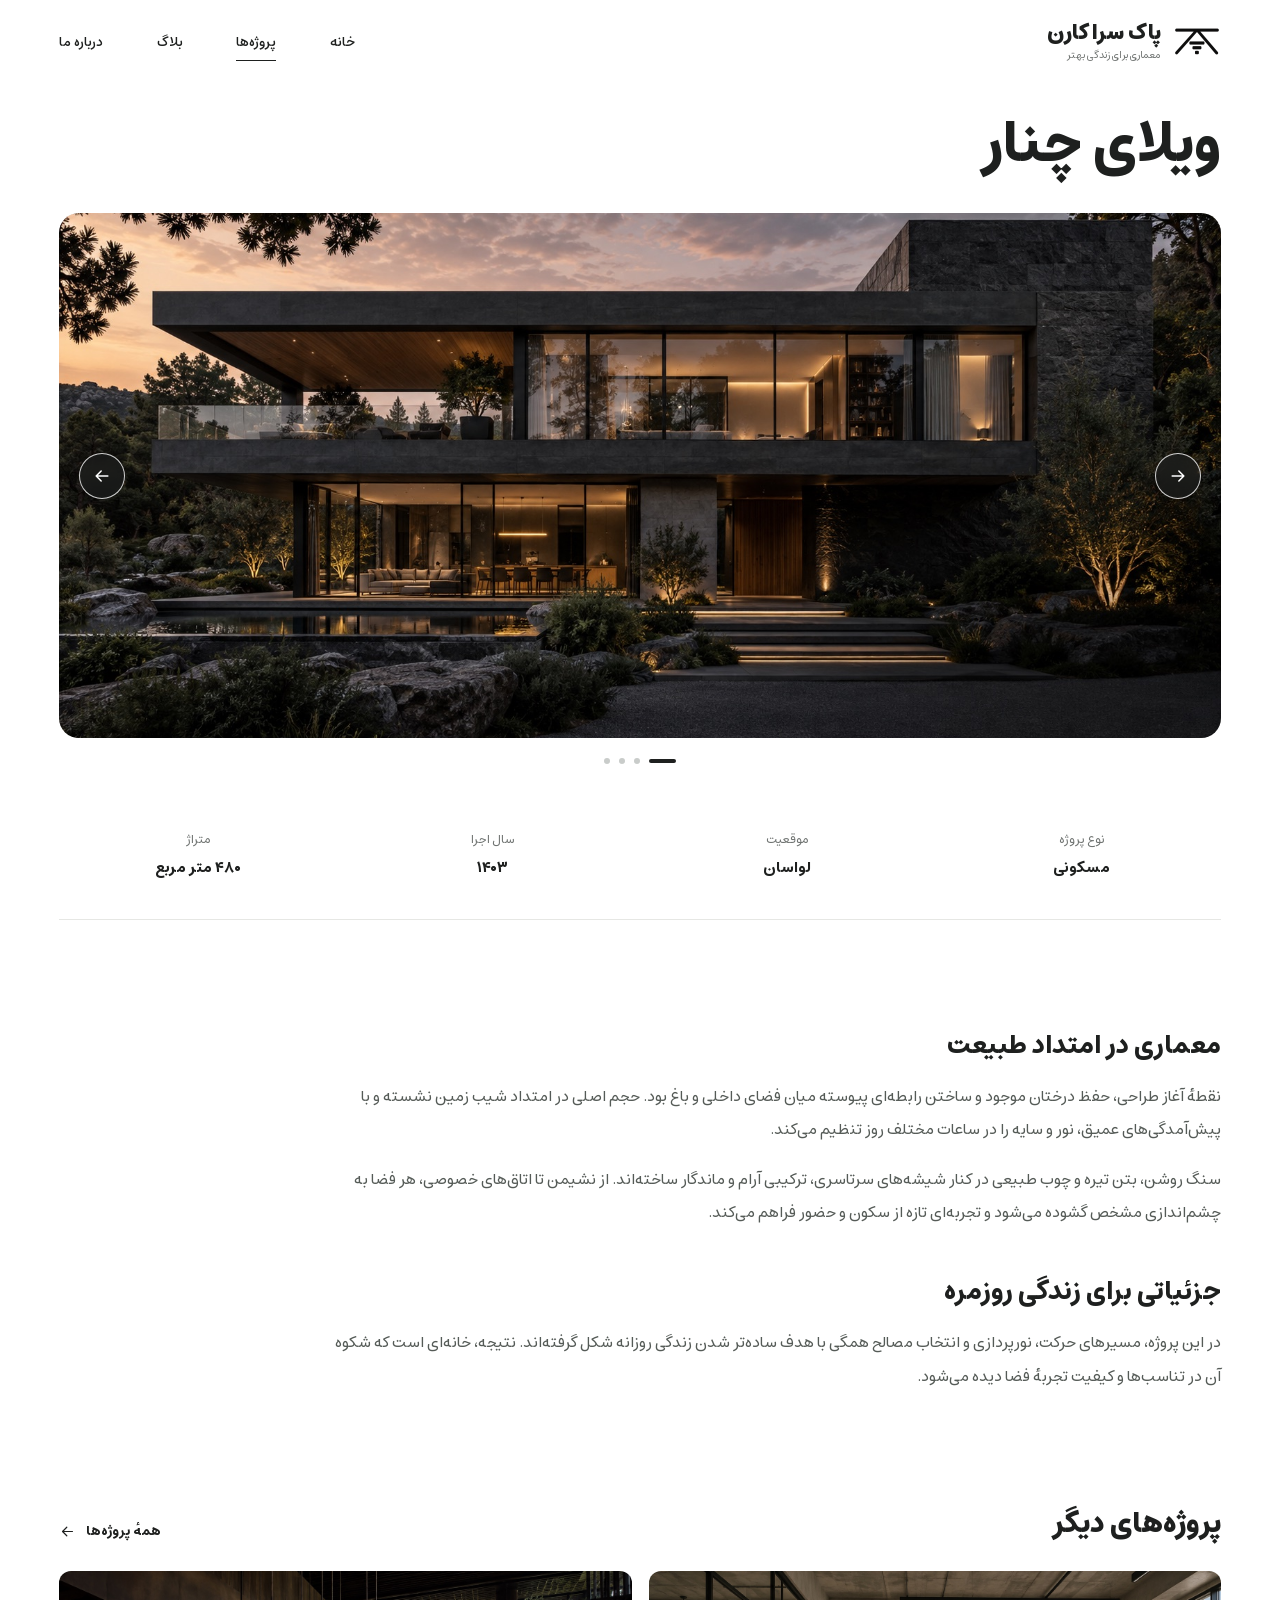
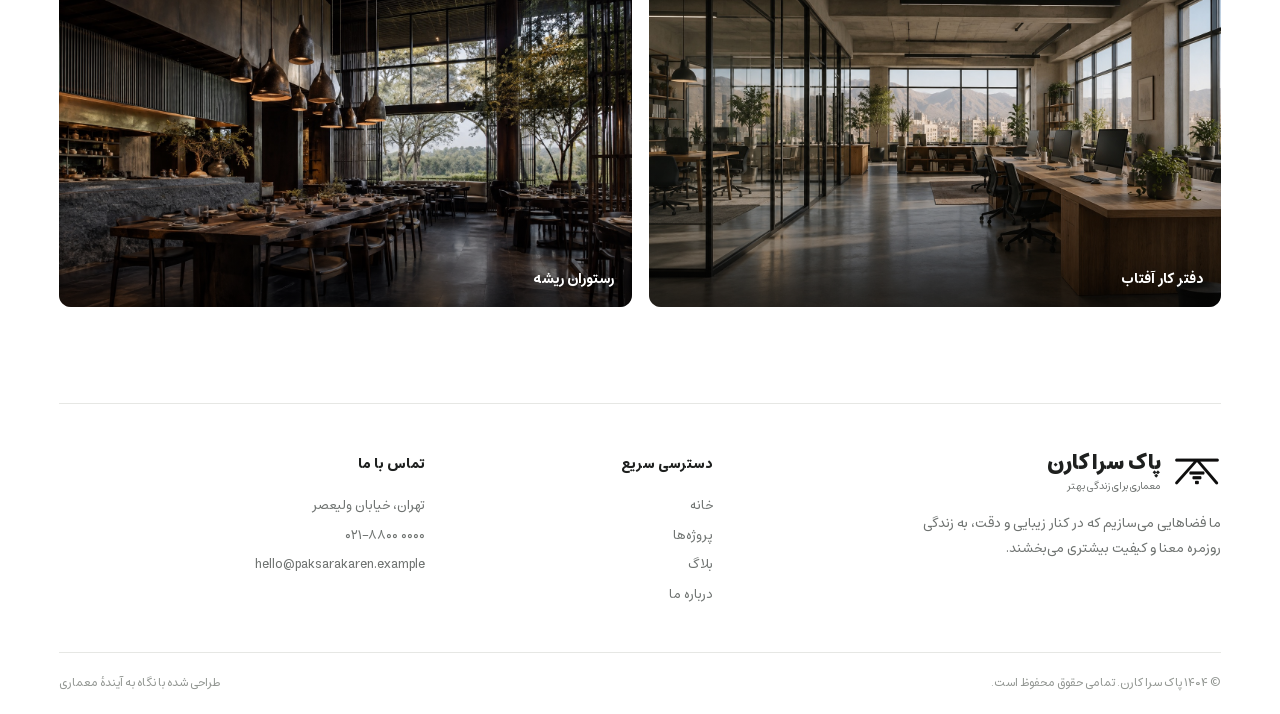
<file: Theme/project-single.html>
<!doctype html>
<html lang="fa" dir="rtl">
  <head>
    <meta charset="utf-8" />
    <meta name="viewport" content="width=device-width,initial-scale=1" />
    <meta
      name="description"
      content="معرفی پروژهٔ ویلای چنار؛ طراحی مسکونی استودیو معماری پاک سرا کارن."
    />
    <title>ویلای چنار | پاک سرا کارن</title>
    <link rel="icon" href="assets/images/brand-mark.png" type="image/png" />
    <link
      rel="preload"
      href="assets/fonts/estedad-variable.woff2"
      as="font"
      type="font/woff2"
      crossorigin
    />
    <link rel="stylesheet" href="assets/css/main.css?v=letter-spacing-1" />
  </head>
  <body>
    <a class="skip-link" href="#main-content">پرش به محتوای اصلی</a>
    <div class="site-shell">
      <div class="shell-inner">
        <header class="site-header">
          <a class="brand" href="index.html" aria-label="پاک سرا کارن، صفحهٔ اصلی"
            ><img
              class="brand-mark"
              src="assets/images/brand-mark.png"
              alt=""
            /><span>پاک سرا کارن<small>معماری برای زندگی بهتر</small></span></a
          >
          <button
            class="menu-toggle"
            type="button"
            aria-label="باز کردن فهرست"
            aria-controls="main-navigation"
            aria-expanded="false"
          >
            <span></span><span></span><span></span>
          </button>
          <nav class="main-nav" id="main-navigation" aria-label="فهرست اصلی">
            <a href="index.html">خانه</a><a href="projects.html">پروژه‌ها</a
            ><a href="blog.html">بلاگ</a><a href="about.html">درباره ما</a>
          </nav>
        </header>
        <main id="main-content" class="project-page">
          <article class="project-single">
            <header class="page-intro">
              <div>
                <h1>ویلای چنار</h1>
              </div>
            </header>
            <div class="project-carousel" role="region" aria-label="تصاویر ویلای چنار">
              <div class="image-frame page-hero-image project-carousel-media">
                <img
                  class="project-slide is-active"
                  src="assets/images/hero-house.jpg"
                  alt="نمای اصلی ویلای چنار در میان درختان"
                  fetchpriority="high"
                  aria-hidden="false"
                />
                <img
                  class="project-slide"
                  src="assets/images/stone-villa.jpg"
                  alt="نمای دیگر ویلای چنار"
                  aria-hidden="true"
                />
                <img
                  class="project-slide"
                  src="assets/images/living-room.jpg"
                  alt="نشیمن ویلای چنار"
                  aria-hidden="true"
                />
                <img
                  class="project-slide"
                  src="assets/images/courtyard.jpg"
                  alt="محوطه و آب‌نمای پروژه"
                  aria-hidden="true"
                />
                <button
                  class="project-carousel-open"
                  type="button"
                  aria-label="نمایش نمای اصلی ویلای چنار در گالری"
                  aria-haspopup="dialog"
                  aria-controls="project-lightbox"
                ></button>
                <div class="project-carousel-controls" hidden>
                  <button
                    class="project-carousel-arrow"
                    type="button"
                    data-project-slide="previous"
                    aria-label="تصویر قبلی"
                  >
                    <svg viewBox="0 0 24 24" fill="none" stroke="currentColor" stroke-width="1.8" stroke-linecap="round" stroke-linejoin="round" aria-hidden="true">
                      <path d="M5 12h14m0 0-6-6m6 6-6 6" />
                    </svg>
                  </button>
                  <button
                    class="project-carousel-arrow"
                    type="button"
                    data-project-slide="next"
                    aria-label="تصویر بعدی"
                  >
                    <svg viewBox="0 0 24 24" fill="none" stroke="currentColor" stroke-width="1.8" stroke-linecap="round" stroke-linejoin="round" aria-hidden="true">
                      <path d="M19 12H5m0 0 6-6m-6 6 6 6" />
                    </svg>
                  </button>
                </div>
              </div>
              <div class="project-carousel-pagination" aria-hidden="true">
                <span class="project-carousel-mark is-active"></span>
                <span class="project-carousel-mark"></span>
                <span class="project-carousel-mark"></span>
                <span class="project-carousel-mark"></span>
              </div>
              <span class="visually-hidden project-carousel-status" role="status" aria-live="polite">تصویر ۱ از ۴</span>
            </div>
            <dialog class="project-lightbox" id="project-lightbox" aria-label="گالری تصاویر ویلای چنار">
              <div class="project-lightbox-toolbar">
                <span class="project-lightbox-status" role="status" aria-live="polite">تصویر ۱ از ۴</span>
                <button class="project-lightbox-close" type="button" aria-label="بستن گالری">
                  <svg viewBox="0 0 24 24" fill="none" stroke="currentColor" stroke-width="1.8" stroke-linecap="round" aria-hidden="true"><path d="M5 5l14 14M19 5 5 19" /></svg>
                </button>
              </div>
              <div class="project-lightbox-stage">
                <button class="project-lightbox-arrow project-lightbox-previous" type="button" data-lightbox-step="-1" aria-label="تصویر قبلی">
                  <svg viewBox="0 0 24 24" fill="none" stroke="currentColor" stroke-width="1.8" stroke-linecap="round" stroke-linejoin="round" aria-hidden="true"><path d="M5 12h14m0 0-6-6m6 6-6 6" /></svg>
                </button>
                <div class="project-lightbox-image-viewport">
                  <img class="project-lightbox-image" alt="" />
                </div>
                <button class="project-lightbox-arrow project-lightbox-next" type="button" data-lightbox-step="1" aria-label="تصویر بعدی">
                  <svg viewBox="0 0 24 24" fill="none" stroke="currentColor" stroke-width="1.8" stroke-linecap="round" stroke-linejoin="round" aria-hidden="true"><path d="M19 12H5m0 0 6-6m-6 6 6 6" /></svg>
                </button>
              </div>
            </dialog>
            <dl class="project-meta">
              <div>
                <dt>نوع پروژه</dt>
                <dd>مسکونی</dd>
              </div>
              <div>
                <dt>موقعیت</dt>
                <dd>لواسان</dd>
              </div>
              <div>
                <dt>سال اجرا</dt>
                <dd>۱۴۰۳</dd>
              </div>
              <div>
                <dt>متراژ</dt>
                <dd>۴۸۰ متر مربع</dd>
              </div>
            </dl>
            <div class="article-layout">
              <div class="article-body">
                <h2>معماری در امتداد طبیعت</h2>
                <p>
                  نقطهٔ آغاز طراحی، حفظ درختان موجود و ساختن رابطه‌ای پیوسته
                  میان فضای داخلی و باغ بود. حجم اصلی در امتداد شیب زمین نشسته و
                  با پیش‌آمدگی‌های عمیق، نور و سایه را در ساعات مختلف روز تنظیم
                  می‌کند.
                </p>
                <p>
                  سنگ روشن، بتن تیره و چوب طبیعی در کنار شیشه‌های سرتاسری،
                  ترکیبی آرام و ماندگار ساخته‌اند. از نشیمن تا اتاق‌های خصوصی،
                  هر فضا به چشم‌اندازی مشخص گشوده می‌شود و تجربه‌ای تازه از سکون
                  و حضور فراهم می‌کند.
                </p>
                <h2>جزئیاتی برای زندگی روزمره</h2>
                <p>
                  در این پروژه، مسیرهای حرکت، نورپردازی و انتخاب مصالح همگی با
                  هدف ساده‌تر شدن زندگی روزانه شکل گرفته‌اند. نتیجه، خانه‌ای است
                  که شکوه آن در تناسب‌ها و کیفیت تجربهٔ فضا دیده می‌شود.
                </p>
              </div>
            </div>
          </article>
          <section
            class="related-section"
            aria-labelledby="related-projects-title"
          >
            <div class="section-header">
              <h2 class="section-heading" id="related-projects-title">
                پروژه‌های دیگر
              </h2>
              <a class="section-link" href="projects.html"
                >همهٔ پروژه‌ها
                <svg
                  viewBox="0 0 24 24"
                  fill="none"
                  stroke="currentColor"
                  stroke-width="1.7"
                  stroke-linecap="round"
                  stroke-linejoin="round"
                  aria-hidden="true"
                >
                  <path d="M19 12H5m0 0 6-6m-6 6 6 6" /></svg
              ></a>
            </div>
            <div class="related-grid">
              <a class="portfolio-card image-frame" href="project-single.html"
                ><img
                  src="assets/images/studio-office.jpg"
                  alt="دفتر کار آفتاب"
                  loading="lazy"
                /><span>دفتر کار آفتاب</span></a
              ><a class="portfolio-card image-frame" href="project-single.html"
                ><img
                  src="assets/images/restaurant.jpg"
                  alt="رستوران ریشه"
                  loading="lazy"
                /><span>رستوران ریشه</span></a
              >
            </div>
          </section>
        </main>
        <footer class="site-footer">
          <div class="footer-main">
            <div class="footer-brand">
              <a class="brand" href="index.html" aria-label="پاک سرا کارن، صفحهٔ اصلی"
                ><img
                  class="brand-mark"
                  src="assets/images/brand-mark.png"
                  alt=""
                /><span>پاک سرا کارن<small>معماری برای زندگی بهتر</small></span></a
              >
              <p>
                ما فضاهایی می‌سازیم که در کنار زیبایی و دقت، به زندگی روزمره
                معنا و کیفیت بیشتری می‌بخشند.
              </p>
            </div>
            <div class="footer-column">
              <h2>دسترسی سریع</h2>
              <a href="index.html">خانه</a><a href="projects.html">پروژه‌ها</a
              ><a href="blog.html">بلاگ</a><a href="about.html">درباره ما</a>
            </div>
            <div class="footer-column footer-contact">
              <h2>تماس با ما</h2>
              <span>تهران، خیابان ولیعصر</span
              ><a href="tel:+982188000000" dir="ltr">۰۲۱–۸۸۰۰ ۰۰۰۰</a
              ><a href="mailto:hello@paksarakaren.example" dir="ltr"
                >hello@paksarakaren.example</a
              >
            </div>
          </div>
          <div class="footer-bottom">
            <p>© ۱۴۰۴ پاک سرا کارن. تمامی حقوق محفوظ است.</p>
            <p>طراحی شده با نگاه به آیندهٔ معماری</p>
          </div>
        </footer>
      </div>
    </div>
    <script src="assets/js/main.js?v=project-lightbox-2" defer></script>
  </body>
</html>
</file>
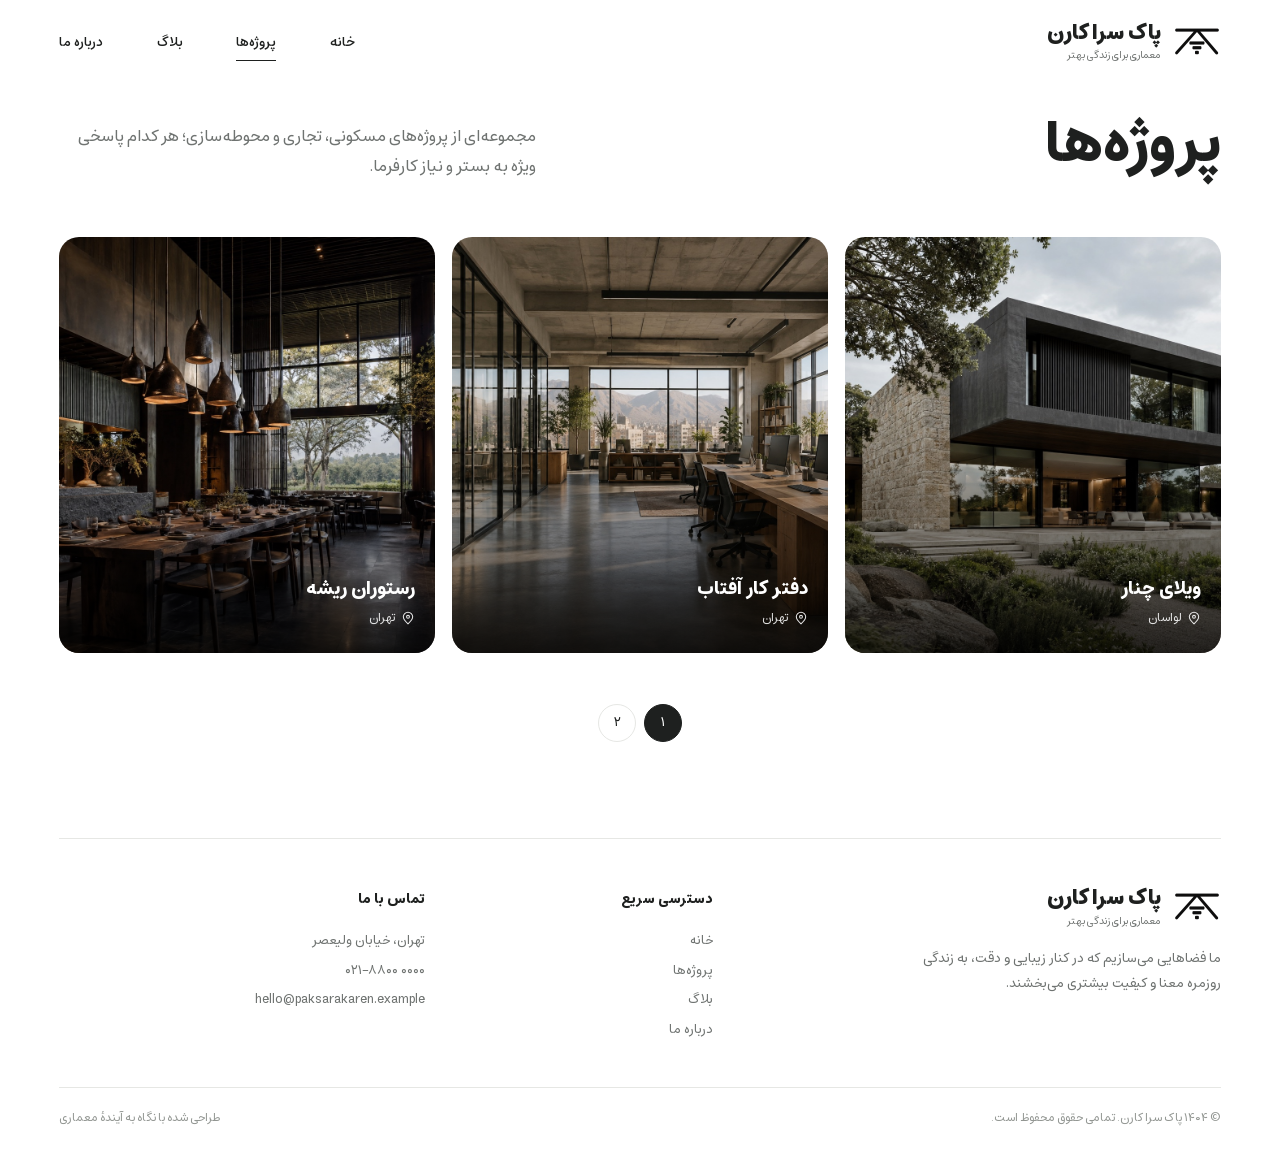
<file: Theme/projects.html>
<!doctype html>
<html lang="fa" dir="rtl">
  <head>
    <meta charset="utf-8" />
    <meta name="viewport" content="width=device-width,initial-scale=1" />
    <meta
      name="description"
      content="نمونه پروژه‌های معماری، طراحی داخلی و محوطه‌سازی استودیو پاک سرا کارن."
    />
    <title>پروژه‌ها | پاک سرا کارن</title>
    <link rel="icon" href="assets/images/brand-mark.png" type="image/png" />
    <link
      rel="preload"
      href="assets/fonts/estedad-variable.woff2"
      as="font"
      type="font/woff2"
      crossorigin
    />
    <link rel="stylesheet" href="assets/css/main.css?v=letter-spacing-1" />
  </head>
  <body>
    <a class="skip-link" href="#main-content">پرش به محتوای اصلی</a>
    <div class="site-shell">
      <div class="shell-inner">
        <header class="site-header">
          <a class="brand" href="index.html" aria-label="پاک سرا کارن، صفحهٔ اصلی"
            ><img
              class="brand-mark"
              src="assets/images/brand-mark.png"
              alt=""
            /><span>پاک سرا کارن<small>معماری برای زندگی بهتر</small></span></a
          >
          <button
            class="menu-toggle"
            type="button"
            aria-label="باز کردن فهرست"
            aria-controls="main-navigation"
            aria-expanded="false"
          >
            <span></span><span></span><span></span>
          </button>
          <nav class="main-nav" id="main-navigation" aria-label="فهرست اصلی">
            <a href="index.html">خانه</a><a href="projects.html">پروژه‌ها</a
            ><a href="blog.html">بلاگ</a><a href="about.html">درباره ما</a>
          </nav>
        </header>
        <main id="main-content" class="projects-page">
          <section class="page-intro">
            <div>
              <h1>پروژه‌ها</h1>
            </div>
            <p>
              مجموعه‌ای از پروژه‌های مسکونی، تجاری و محوطه‌سازی؛ هر کدام پاسخی
              ویژه به بستر و نیاز کارفرما.
            </p>
          </section>
          <section class="projects-archive" aria-label="فهرست پروژه‌ها">
            <div class="archive-grid" data-paginated-grid data-page-size="3">
              <article class="project-card archive-card" data-category="residential">
                <a class="image-frame project-card-media" href="project-single.html">
                  <img src="assets/images/stone-villa.jpg" alt="" loading="lazy" />
                  <div class="project-card-content">
                    <h2>ویلای چنار</h2>
                    <span class="card-meta">
                      <svg class="location-icon" viewBox="0 0 24 24" fill="none" stroke="currentColor" stroke-width="1.8" stroke-linecap="round" stroke-linejoin="round" aria-hidden="true">
                        <path d="M20 10c0 5-8 12-8 12S4 15 4 10a8 8 0 1 1 16 0Z" />
                        <circle cx="12" cy="10" r="2.5" />
                      </svg>
                      لواسان
                    </span>
                  </div>
                </a>
              </article>
              <article class="project-card archive-card" data-category="commercial">
                <a class="image-frame project-card-media" href="project-single.html">
                  <img src="assets/images/studio-office.jpg" alt="" loading="lazy" />
                  <div class="project-card-content">
                    <h2>دفتر کار آفتاب</h2>
                    <span class="card-meta">
                      <svg class="location-icon" viewBox="0 0 24 24" fill="none" stroke="currentColor" stroke-width="1.8" stroke-linecap="round" stroke-linejoin="round" aria-hidden="true">
                        <path d="M20 10c0 5-8 12-8 12S4 15 4 10a8 8 0 1 1 16 0Z" />
                        <circle cx="12" cy="10" r="2.5" />
                      </svg>
                      تهران
                    </span>
                  </div>
                </a>
              </article>
              <article class="project-card archive-card" data-category="commercial">
                <a class="image-frame project-card-media" href="project-single.html">
                  <img src="assets/images/restaurant.jpg" alt="" loading="lazy" />
                  <div class="project-card-content">
                    <h2>رستوران ریشه</h2>
                    <span class="card-meta">
                      <svg class="location-icon" viewBox="0 0 24 24" fill="none" stroke="currentColor" stroke-width="1.8" stroke-linecap="round" stroke-linejoin="round" aria-hidden="true">
                        <path d="M20 10c0 5-8 12-8 12S4 15 4 10a8 8 0 1 1 16 0Z" />
                        <circle cx="12" cy="10" r="2.5" />
                      </svg>
                      تهران
                    </span>
                  </div>
                </a>
              </article>
              <article class="project-card archive-card" data-category="landscape">
                <a class="image-frame project-card-media" href="project-single.html">
                  <img src="assets/images/courtyard.jpg" alt="" loading="lazy" />
                  <div class="project-card-content">
                    <h2>باغ‌خانهٔ سپید</h2>
                    <span class="card-meta">
                      <svg class="location-icon" viewBox="0 0 24 24" fill="none" stroke="currentColor" stroke-width="1.8" stroke-linecap="round" stroke-linejoin="round" aria-hidden="true">
                        <path d="M20 10c0 5-8 12-8 12S4 15 4 10a8 8 0 1 1 16 0Z" />
                        <circle cx="12" cy="10" r="2.5" />
                      </svg>
                      کرج
                    </span>
                  </div>
                </a>
              </article>
              <article class="project-card archive-card" data-category="commercial">
                <a class="image-frame project-card-media" href="project-single.html">
                  <img src="assets/images/hotel-suite.jpg" alt="" loading="lazy" />
                  <div class="project-card-content">
                    <h2>اقامتگاه آرام</h2>
                    <span class="card-meta">
                      <svg class="location-icon" viewBox="0 0 24 24" fill="none" stroke="currentColor" stroke-width="1.8" stroke-linecap="round" stroke-linejoin="round" aria-hidden="true">
                        <path d="M20 10c0 5-8 12-8 12S4 15 4 10a8 8 0 1 1 16 0Z" />
                        <circle cx="12" cy="10" r="2.5" />
                      </svg>
                      کاشان
                    </span>
                  </div>
                </a>
              </article>
              <article class="project-card archive-card" data-category="residential">
                <a class="image-frame project-card-media" href="project-single.html">
                  <img src="assets/images/living-room.jpg" alt="" loading="lazy" />
                  <div class="project-card-content">
                    <h2>خانهٔ روشن</h2>
                    <span class="card-meta">
                      <svg class="location-icon" viewBox="0 0 24 24" fill="none" stroke="currentColor" stroke-width="1.8" stroke-linecap="round" stroke-linejoin="round" aria-hidden="true">
                        <path d="M20 10c0 5-8 12-8 12S4 15 4 10a8 8 0 1 1 16 0Z" />
                        <circle cx="12" cy="10" r="2.5" />
                      </svg>
                      تهران
                    </span>
                  </div>
                </a>
              </article>
            </div>
            <nav class="pagination" aria-label="صفحه‌بندی پروژه‌ها"></nav>
          </section>
        </main>
        <footer class="site-footer">
          <div class="footer-main">
            <div class="footer-brand">
              <a class="brand" href="index.html" aria-label="پاک سرا کارن، صفحهٔ اصلی"
                ><img
                  class="brand-mark"
                  src="assets/images/brand-mark.png"
                  alt=""
                /><span>پاک سرا کارن<small>معماری برای زندگی بهتر</small></span></a
              >
              <p>
                ما فضاهایی می‌سازیم که در کنار زیبایی و دقت، به زندگی روزمره
                معنا و کیفیت بیشتری می‌بخشند.
              </p>
            </div>
            <div class="footer-column">
              <h2>دسترسی سریع</h2>
              <a href="index.html">خانه</a><a href="projects.html">پروژه‌ها</a
              ><a href="blog.html">بلاگ</a><a href="about.html">درباره ما</a>
            </div>
            <div class="footer-column footer-contact">
              <h2>تماس با ما</h2>
              <span>تهران، خیابان ولیعصر</span
              ><a href="tel:+982188000000" dir="ltr">۰۲۱–۸۸۰۰ ۰۰۰۰</a
              ><a href="mailto:hello@paksarakaren.example" dir="ltr"
                >hello@paksarakaren.example</a
              >
            </div>
          </div>
          <div class="footer-bottom">
            <p>© ۱۴۰۴ پاک سرا کارن. تمامی حقوق محفوظ است.</p>
            <p>طراحی شده با نگاه به آیندهٔ معماری</p>
          </div>
        </footer>
      </div>
    </div>
    <script src="assets/js/main.js" defer></script>
  </body>
</html>
</file>
<file: Theme/assets/css/main.css>
@font-face {
  font-family: Estedad;
  src: url("../fonts/estedad-variable.woff2") format("woff2");
  font-style: normal;
  font-weight: 100 900;
  font-display: swap;
}

:root {
  --color-outer: #fff;
  --color-surface: #fff;
  --color-soft: #f5f5f3;
  --color-ink: #1e201f;
  --color-muted: #6f7371;
  --color-line: #e6e7e4;
  --color-light: #fff;
  --font-body: Estedad, Tahoma, sans-serif;
  --size-xs: 0.75rem;
  --size-sm: 0.875rem;
  --size-body: 1rem;
  --size-md: 1.15rem;
  --size-lg: 1.55rem;
  --size-xl: clamp(2rem, 3.1vw, 3.2rem);
  --space-1: 0.5rem;
  --space-2: 0.75rem;
  --space-3: 1rem;
  --space-4: 1.5rem;
  --space-5: 2rem;
  --space-6: 3rem;
  --space-7: 4.5rem;
  --space-8: 6rem;
  --radius-sm: 12px;
  --radius-md: 20px;
  --radius-lg: 28px;
  --radius-shell: 30px;
  --shadow-shell: none;
  --content-width: 1200px;
  --transition: 220ms ease;
}

*,
*::before,
*::after {
  box-sizing: border-box;
}

html {
  scroll-behavior: smooth;
}

body {
  margin: 0;
  background: var(--color-outer);
  color: var(--color-ink);
  font: 400 var(--size-body) / 1.85 var(--font-body);
  letter-spacing: normal;
  -webkit-font-smoothing: antialiased;
}

img {
  display: block;
  width: 100%;
  height: auto;
}

.visually-hidden {
  position: absolute;
  width: 1px;
  height: 1px;
  padding: 0;
  margin: -1px;
  overflow: hidden;
  clip: rect(0, 0, 0, 0);
  white-space: nowrap;
  border: 0;
}

a {
  color: inherit;
  text-decoration: none;
}

button,
input,
select,
textarea {
  font: inherit;
}

button {
  cursor: pointer;
}

::selection {
  background: #d7dbd7;
  color: #111;
}

a:focus-visible,
button:focus-visible,
input:focus-visible,
select:focus-visible,
textarea:focus-visible {
  outline: 3px solid #7a8980;
  outline-offset: 3px;
}

.skip-link {
  position: absolute;
  inset-block-start: -100px;
  inset-inline-start: 1rem;
  z-index: 100;
  background: #fff;
  padding: 0.6rem 1rem;
}

.skip-link:focus {
  inset-block-start: 1rem;
}

.site-shell {
  width: 100%;
  margin: 0;
  background: var(--color-surface);
  overflow: hidden;
}

.shell-inner {
  padding-inline: clamp(28px, 4.6vw, 70px);
}

.site-header {
  height: 84px;
  display: flex;
  align-items: center;
  justify-content: space-between;
  gap: 2rem;
  position: relative;
  z-index: 20;
}

.brand {
  display: inline-flex;
  align-items: center;
  gap: 0.75rem;
  font-weight: 800;
  font-size: 1.28rem;
  line-height: 1.15;
  white-space: nowrap;
}

.brand-mark {
  width: 48px;
  height: 32px;
  display: block;
  flex: none;
}

.brand small {
  display: block;
  color: var(--color-muted);
  font-weight: 400;
  font-size: 0.62rem;
  margin-block-start: 0.3rem;
}

.main-nav {
  display: flex;
  align-items: center;
  gap: clamp(1.95rem, 4.2vw, 4.5rem);
  font-size: 0.83rem;
  font-weight: 500;
}

.main-nav a {
  padding: 0.4rem 0;
  position: relative;
}

.main-nav a::after {
  content: "";
  position: absolute;
  inset-inline-start: 0;
  inset-inline-end: 100%;
  inset-block-end: 0;
  height: 1px;
  background: currentColor;
  transition: inset-inline-end var(--transition);
}

.main-nav a:hover::after,
.main-nav a[aria-current="page"]::after {
  inset-inline-end: 0;
}

.menu-toggle {
  display: none;
  width: 44px;
  height: 44px;
  padding: 11px;
  border: 1px solid var(--color-line);
  background: white;
  border-radius: 12px;
}

.menu-toggle span {
  display: block;
  height: 1.5px;
  background: var(--color-ink);
  margin: 5px 0;
  transition: transform var(--transition);
}

.section {
  margin-block-start: var(--space-8);
}

.section-header {
  display: flex;
  justify-content: space-between;
  align-items: end;
  gap: 2rem;
  margin-block-end: 1.65rem;
}

.section-heading {
  font-size: clamp(1.5rem, 2.2vw, 2.3rem);
  font-weight: 750;
  line-height: 1.4;
  margin: 0;
}

.section-intro {
  color: var(--color-muted);
  max-width: 560px;
  margin: 0.45rem 0 0;
  font-size: 0.94rem;
}

.section-link {
  display: inline-flex;
  align-items: center;
  gap: 0.65rem;
  font-size: 0.84rem;
  font-weight: 650;
  white-space: nowrap;
}

.section-link svg,
.button svg,
.card-link svg {
  width: 17px;
  height: 17px;
  transition: transform var(--transition);
}

.section-link:hover svg,
.button:hover svg,
.card-link:hover svg {
  transform: translateX(-4px);
}

.button {
  border: 1px solid var(--color-ink);
  min-height: 47px;
  padding: 0.62rem 1.65rem;
  display: inline-flex;
  align-items: center;
  justify-content: center;
  gap: 0.75rem;
  border-radius: 99px;
  font-size: 0.83rem;
  font-weight: 650;
  line-height: 1.4;
  transition:
    background var(--transition),
    color var(--transition),
    transform var(--transition);
  text-align: center;
}

.button:hover {
  transform: translateY(-2px);
}

.button-primary {
  background: var(--color-ink);
  color: white;
}

.button-primary:hover {
  background: #3c413e;
}

.button-outline {
  background: transparent;
  color: var(--color-ink);
}

.button-outline:hover {
  background: var(--color-ink);
  color: white;
}

.button-light {
  background: white;
  color: var(--color-ink);
  border-color: white;
}

.button-light:hover {
  background: #e9ebe9;
}

.image-frame {
  overflow: hidden;
  border-radius: var(--radius-md);
  background: #d9d9d5;
}

.image-frame img {
  width: 100%;
  height: 100%;
  object-fit: cover;
  transition: transform 550ms ease;
}

.image-frame:hover img,
.project-card:hover img,
.blog-card:hover img {
  transform: scale(1.045);
}

.blog-single > .page-hero-image img,
.blog-single .article-body .image-frame img {
  transition: none;
}

.blog-single > .page-hero-image:hover img,
.blog-single .article-body .image-frame:hover img {
  transform: none;
}

.eyebrow {
  font-size: 0.8rem;
  color: var(--color-muted);
  margin: 0 0 0.5rem;
}

.meta-text {
  font-size: 0.79rem;
  color: var(--color-muted);
}

/* Home page: the content flow and collage are mirrored from the source reference. */
.hero-section {
  margin-block-start: 0;
  position: relative;
}

.hero-media {
  height: clamp(420px, 42vw, 550px);
  border-radius: var(--radius-md);
  position: relative;
  overflow: hidden;
  background: #252926;
}

.hero-media > .hero-slide {
  position: absolute;
  inset: 0;
  display: block;
  width: 100%;
  height: 100%;
  opacity: 0;
  transition: opacity 800ms ease;
}

.hero-media > .hero-slide img {
  display: block;
  width: 100%;
  height: 100%;
  object-fit: cover;
  object-position: center;
}

.hero-media > .hero-slide.is-active {
  opacity: 1;
}

.hero-media::after {
  content: "";
  position: absolute;
  inset: 0;
  background: linear-gradient(
    270deg,
    rgba(0, 0, 0, 0.65),
    rgba(0, 0, 0, 0.16) 48%,
    transparent 72%
  );
  pointer-events: none;
}

.hero-content {
  position: absolute;
  z-index: 1;
  inset-inline-start: clamp(25px, 4vw, 60px);
  inset-block-end: clamp(105px, 10vw, 125px);
  max-width: 520px;
  color: white;
}

.hero-content h1 {
  font-size: clamp(2.2rem, 4.1vw, 4.3rem);
  line-height: 1.28;
  margin: 0 0 0.65rem;
  font-weight: 800;
}

.hero-content p {
  font-size: clamp(0.89rem, 1.2vw, 1.05rem);
  line-height: 1.8;
  margin: 0;
  max-width: 410px;
  color: rgba(255, 255, 255, 0.94);
}

.hero-slide-controls {
  position: absolute;
  z-index: 2;
  inset-inline-end: 22px;
  inset-block-end: 22px;
  display: flex;
  direction: rtl;
  gap: 8px;
}

.hero-slide-controls[hidden] {
  display: none;
}

.hero-slide-button {
  display: grid;
  place-items: center;
  width: 38px;
  height: 38px;
  padding: 0;
  border: 1px solid rgba(255, 255, 255, 0.7);
  border-radius: 50%;
  background: rgba(30, 32, 31, 0.55);
  color: white;
  backdrop-filter: blur(8px);
}

.hero-slide-button svg {
  width: 17px;
  height: 17px;
}

.hero-action {
  display: flex;
  position: absolute;
  z-index: 2;
  inset-inline-start: 0;
  inset-block-end: 0;
  width: min(100%, 352px);
  padding-block-start: 12px;
  padding-inline-end: 12px;
  border-top-left-radius: var(--radius-md);
  background: var(--color-surface);
}

.hero-action::before,
.hero-action::after {
  content: "";
  position: absolute;
  width: var(--radius-md);
  height: var(--radius-md);
  background: radial-gradient(
    circle at top left,
    transparent var(--radius-md),
    var(--color-surface) calc(var(--radius-md) + 0.5px)
  );
  pointer-events: none;
}

.hero-action::before {
  inset-block-start: calc(-1 * var(--radius-md));
  inset-inline-start: 0;
}

.hero-action::after {
  inset-block-end: 0;
  inset-inline-end: calc(-1 * var(--radius-md));
}

.hero-action .button {
  width: 100%;
}

.about-summary {
  display: grid;
  grid-template-columns: 1fr 0.95fr;
  align-items: center;
  gap: clamp(4rem, 10vw, 10rem);
  margin-block-start: clamp(4.5rem, 7vw, 7rem);
}

.about-copy h2 {
  font-size: clamp(1.45rem, 2vw, 2.1rem);
  line-height: 1.4;
  margin: 0 0 0.7rem;
}

.about-copy p {
  max-width: 500px;
  color: var(--color-muted);
  font-size: 0.93rem;
  line-height: 2;
  margin: 0;
}

.about-copy .section-link {
  margin-block-start: 1.15rem;
}

.stats-grid {
  display: grid;
  grid-template-columns: repeat(2, 1fr);
  gap: 2.2rem 3rem;
  text-align: center;
}

.stat-number {
  display: block;
  font-family: var(--font-body);
  font-size: clamp(2rem, 2.8vw, 3rem);
  font-weight: 750;
  line-height: 1.2;
}

.stat-label {
  display: block;
  font-size: 0.75rem;
  color: var(--color-muted);
  line-height: 1.6;
  margin-block-start: 0.2rem;
}

.services-grid {
  display: grid;
  grid-template-columns: repeat(4, minmax(0, 1fr));
  gap: 1.5rem;
}

.service-card {
  min-width: 0;
  display: flex;
  flex-direction: column;
}

.service-card-header {
  display: flex;
  align-items: center;
  gap: 0.6rem;
}

.service-card h3 {
  margin: 0;
  font-size: clamp(1.08rem, 1.45vw, 1.3rem);
  font-weight: 700;
  line-height: 1.4;
}

.service-card-icon {
  width: 28px;
  height: 28px;
  flex: 0 0 28px;
  display: grid;
  place-items: center;
}

.service-card-icon svg {
  width: 24px;
  height: 24px;
}

.service-card-description {
  margin: 0.75rem 0 0;
  color: var(--color-muted);
  font-size: 0.87rem;
  line-height: 1.75;
}

.portfolio-preview {
  margin-block-start: var(--space-8);
}

.portfolio-layout {
  display: grid;
  grid-template-columns: repeat(3, minmax(0, 1fr));
  grid-template-rows: 190px 190px 53px;
  grid-template-areas: "intro restaurant villa" "office bedroom villa" "office bedroom more";
  gap: 14px;
}

.portfolio-intro {
  grid-area: intro;
  padding-inline-end: 1.5rem;
}

.portfolio-intro h2 {
  max-width: 320px;
}

.portfolio-intro p {
  font-size: 0.84rem;
  color: var(--color-muted);
  max-width: 320px;
  line-height: 1.8;
  margin: 0.5rem 0 0;
}

.portfolio-card {
  position: relative;
  display: block;
  overflow: hidden;
  border-radius: var(--radius-sm);
  background: #ddd;
}

.portfolio-preview .portfolio-card {
  border-radius: var(--radius-md);
}

.portfolio-card img {
  width: 100%;
  height: 100%;
  object-fit: cover;
  transition: transform 500ms ease;
}

.portfolio-card:hover img {
  transform: scale(1.045);
}

.portfolio-card::after {
  content: "";
  position: absolute;
  inset: 45% 0 0;
  background: linear-gradient(transparent, rgba(0, 0, 0, 0.55));
}

.portfolio-card span {
  position: absolute;
  z-index: 1;
  inset-inline-start: 18px;
  inset-block-end: 15px;
  color: white;
  font-size: 0.86rem;
  font-weight: 650;
}

.portfolio-office {
  grid-area: office;
}

.portfolio-restaurant {
  grid-area: restaurant;
}

.portfolio-bedroom {
  grid-area: bedroom;
}

.portfolio-villa {
  grid-area: villa;
}

.portfolio-more {
  grid-area: more;
  width: 100%;
  min-height: 0;
}

.cta-section {
  margin-block: var(--space-8) 0;
  padding: clamp(28px, 4vw, 55px);
  border-radius: var(--radius-lg);
  background: var(--color-soft);
  display: grid;
  grid-template-columns: 0.85fr 1.15fr;
  gap: clamp(2rem, 5vw, 6rem);
  align-items: center;
}

.cta-content h2 {
  font-size: clamp(1.65rem, 2.5vw, 2.7rem);
  line-height: 1.45;
  margin: 0 0 0.7rem;
}

.cta-content p {
  font-size: 0.9rem;
  line-height: 2;
  color: var(--color-muted);
  max-width: 390px;
  margin: 0;
}

.cta-form {
  display: grid;
  grid-template-columns: 1fr 1fr;
  gap: 0.75rem;
}

.form-field {
  display: flex;
  flex-direction: column;
  gap: 0.3rem;
}

.form-field-full {
  grid-column: 1/-1;
}

.form-field label {
  font-size: 0.77rem;
  font-weight: 600;
}

.form-field input,
.form-field select,
.form-field .contact-subject-trigger,
.form-field textarea {
  width: 100%;
  border: 1px solid #dfe1dd;
  background: white;
  border-radius: var(--radius-sm);
  color: var(--color-ink);
  padding: 0.65rem 0.9rem;
  min-height: 46px;
  font-size: 0.85rem;
  outline: none;
}

.form-field select,
.form-field .contact-subject-trigger {
  appearance: none;
  background-image: url("data:image/svg+xml,%3Csvg xmlns='http://www.w3.org/2000/svg' viewBox='0 0 12 8'%3E%3Cpath d='M1 1.5 6 6.5 11 1.5' fill='none' stroke='%231e201f' stroke-linecap='round' stroke-linejoin='round' stroke-width='1.5'/%3E%3C/svg%3E");
  background-repeat: no-repeat;
  background-size: 12px 8px;
  background-position: left 16px center;
  padding-inline-end: 2.5rem;
}

.contact-subject-picker {
  position: relative;
}

.form-field .contact-subject-trigger {
  display: block;
  text-align: start;
}

.form-field textarea {
  min-height: 88px;
  resize: vertical;
}

.form-field input:focus,
.form-field select:focus,
.form-field .contact-subject-trigger:focus,
.form-field textarea:focus {
  border-color: #68736d;
  box-shadow: 0 0 0 3px #68736d22;
}

.cta-form .button {
  justify-self: start;
}

.form-message {
  grid-column: 1/-1;
  margin: 0;
  font-size: 0.82rem;
  min-height: 1.4em;
  color: #34664b;
}

.form-message[hidden] {
  display: none;
}

.form-message.is-error {
  color: #9a3c32;
}

/* Shared page compositions */
.page-intro {
  margin-block: 1.5rem 3.5rem;
  display: grid;
  grid-template-columns: 1fr 0.75fr;
  gap: 3rem;
  align-items: end;
}

.page-intro h1 {
  font-size: clamp(2.5rem, 4.4vw, 4.8rem);
  line-height: 1.3;
  margin: 0;
}

.page-intro p {
  margin: 0;
  color: var(--color-muted);
  max-width: 480px;
  font-size: 1rem;
}

.page-hero-image {
  height: clamp(320px, 41vw, 550px);
}

.page-hero-image img {
  object-position: center 48%;
}

.archive-grid {
  display: grid;
  grid-template-columns: repeat(3, minmax(0, 1fr));
  gap: 2.6rem 17px;
}

.project-card,
.blog-card {
  min-width: 0;
}

.project-card .image-frame,
.blog-card .image-frame {
  aspect-ratio: 1.13;
}

.blog-archive .blog-card .image-frame {
  aspect-ratio: 2.2;
}

.projects-archive .project-card .project-card-media {
  position: relative;
  aspect-ratio: 0.904;
  color: white;
}

.projects-archive .project-card .project-card-media::after {
  content: "";
  position: absolute;
  inset: 0;
  background: linear-gradient(
    to top,
    rgba(0, 0, 0, 0.78),
    rgba(0, 0, 0, 0.38) 24%,
    transparent 60%
  );
  pointer-events: none;
}

.projects-archive .project-card .project-card-media:focus-visible {
  outline: 3px solid var(--color-ink);
  outline-offset: 4px;
}

.project-card-content {
  position: absolute;
  z-index: 1;
  inset-inline: 20px;
  inset-block-end: 18px;
  text-align: start;
}

.project-card h2,
.blog-card h2 {
  font-size: 1.15rem;
  line-height: 1.5;
  margin: 0.8rem 0 0.22rem;
}

.projects-archive .project-card h2 {
  margin: 0 0 0.2rem;
  color: white;
}

.project-card p,
.blog-card p {
  color: var(--color-muted);
  font-size: 0.82rem;
  line-height: 1.8;
  margin: 0.35rem 0;
}

.project-card .card-meta,
.blog-card .card-meta {
  font-size: 0.73rem;
  color: var(--color-muted);
}

.blog-card .card-meta {
  display: block;
}

.blog-archive .blog-card .card-meta {
  display: flex;
  flex-wrap: wrap;
  align-items: center;
  gap: 0.85rem;
}

.blog-card .card-link {
  margin-block-start: 0.75rem;
}

.project-card .card-meta {
  display: inline-flex;
  align-items: center;
  gap: 0.35rem;
}

.projects-archive .project-card .card-meta {
  color: rgba(255, 255, 255, 0.88);
}

.project-card .location-icon {
  width: 14px;
  height: 14px;
  flex: none;
}

.card-link {
  display: inline-flex;
  align-items: center;
  gap: 0.4rem;
  font-size: 0.81rem;
  font-weight: 650;
  margin-block-start: 0.45rem;
}

.pagination {
  display: flex;
  gap: 0.45rem;
  align-items: center;
  justify-content: center;
  margin-block: 3.2rem 0;
}

.pagination:empty {
  display: none;
}

.page-button {
  min-width: 38px;
  height: 38px;
  border: 1px solid var(--color-line);
  background: white;
  border-radius: 50%;
  color: var(--color-ink);
  display: grid;
  place-items: center;
  font-size: 0.82rem;
}

.page-button:hover,
.page-button[aria-current="page"] {
  background: var(--color-ink);
  border-color: var(--color-ink);
  color: white;
}

.page-button svg {
  width: 16px;
  height: 16px;
}

.archive-card[hidden] {
  display: none;
}

.project-single .page-intro,
.blog-single .page-intro {
  margin-block-end: 2rem;
}

.blog-single .page-intro {
  display: block;
}

.project-carousel-media {
  position: relative;
}

.project-carousel-media .project-slide {
  position: absolute;
  inset: 0;
  opacity: 0;
  visibility: hidden;
  transition: opacity 350ms ease, visibility 350ms ease;
}

.project-carousel-media .project-slide.is-active {
  opacity: 1;
  visibility: visible;
}

.project-carousel-media:hover .project-slide {
  transform: none;
}

.project-carousel-open {
  position: absolute;
  z-index: 1;
  inset: 0;
  width: 100%;
  border: 0;
  background: transparent;
  cursor: pointer;
}

.project-carousel-open:focus-visible {
  outline: 3px solid white;
  outline-offset: -6px;
}

.project-carousel-controls {
  position: absolute;
  z-index: 2;
  inset: 0;
  display: flex;
  align-items: center;
  justify-content: space-between;
  padding-inline: 20px;
  pointer-events: none;
}

.project-carousel-controls[hidden] {
  display: none;
}

.project-carousel-arrow {
  display: grid;
  place-items: center;
  width: 46px;
  height: 46px;
  padding: 0;
  border: 1px solid rgba(255, 255, 255, 0.8);
  border-radius: 50%;
  background: rgba(30, 32, 31, 0.65);
  color: white;
  backdrop-filter: blur(8px);
  pointer-events: auto;
  transition: background var(--transition);
}

.project-carousel-arrow:hover,
.project-carousel-arrow:focus-visible {
  background: var(--color-ink);
}

.project-carousel-arrow svg {
  width: 20px;
  height: 20px;
}

.project-lightbox {
  position: fixed;
  inset: 0;
  width: min(1440px, calc(100vw - 32px));
  height: min(900px, calc(100dvh - 32px));
  max-width: none;
  max-height: none;
  margin: auto;
  padding: 0;
  overflow: hidden;
  border: 1px solid #ffffff30;
  border-radius: var(--radius-md);
  background: #171918;
  color: white;
  box-shadow: 0 28px 80px #0008;
}

.project-lightbox[open] {
  display: flex;
  flex-direction: column;
}

.project-lightbox::backdrop {
  background: #080a09e8;
  backdrop-filter: blur(6px);
}

.project-lightbox-toolbar {
  display: flex;
  align-items: center;
  justify-content: space-between;
  gap: 1rem;
  padding: 12px 18px;
}

.project-lightbox-status {
  font-size: 0.83rem;
  color: #ffffffbb;
}

.project-lightbox-close,
.project-lightbox-arrow {
  display: grid;
  place-items: center;
  min-width: 44px;
  height: 44px;
  border: 1px solid #ffffff55;
  border-radius: 999px;
  background: #ffffff17;
  color: white;
}

.project-lightbox-close svg,
.project-lightbox-arrow svg {
  width: 20px;
  height: 20px;
}

.project-lightbox-close:hover,
.project-lightbox-arrow:hover {
  background: #ffffff30;
}

.project-lightbox button:focus-visible {
  outline: 2px solid white;
  outline-offset: 2px;
}

.project-lightbox-stage {
  position: relative;
  display: flex;
  flex: 1;
  min-height: 0;
  padding: 0 68px 18px;
}

.project-lightbox-image-viewport {
  position: relative;
  flex: 1;
  min-width: 0;
  min-height: 0;
  overflow: hidden;
  border-radius: var(--radius-sm);
  background: #0d0e0d;
}

.project-lightbox-image {
  position: absolute;
  inset: 0;
  display: block;
  width: 100%;
  height: 100%;
  object-fit: contain;
}

.project-lightbox-arrow {
  position: absolute;
  z-index: 1;
  top: 50%;
  transform: translateY(-50%);
}

.project-lightbox-previous {
  inset-inline-start: 12px;
}

.project-lightbox-next {
  inset-inline-end: 12px;
}

.project-carousel-pagination {
  display: flex;
  align-items: center;
  justify-content: center;
  gap: 9px;
  height: 30px;
  margin-block-start: 8px;
}

.project-carousel-mark {
  width: 6px;
  height: 6px;
  border-radius: 999px;
  background: #c9ccca;
  transition: width 250ms ease, background var(--transition);
}

.project-carousel-mark.is-active {
  width: 27px;
  height: 4px;
  background: var(--color-ink);
}

.project-meta {
  display: grid;
  grid-template-columns: repeat(4, minmax(0, 1fr));
  gap: 1rem;
  justify-items: center;
  text-align: center;
  padding-block: 2.3rem;
  border-bottom: 1px solid var(--color-line);
}

.project-meta dt {
  font-size: 0.75rem;
  color: var(--color-muted);
}

.project-meta dd {
  margin: 0.25rem 0 0;
  font-size: 0.92rem;
  font-weight: 650;
}

.article-layout {
  display: grid;
  grid-template-columns: minmax(0, 1fr) 260px;
  gap: clamp(3rem, 7vw, 7rem);
  margin-block-start: 4rem;
}

.project-single .article-layout {
  grid-template-columns: minmax(0, 1fr);
}

.project-single .article-body {
  max-width: 900px;
}

.blog-single .article-layout {
  grid-template-columns: minmax(0, 1fr);
}

.blog-single .article-body {
  width: min(100%, 900px);
  max-width: none;
  margin-inline: auto;
}

.article-body {
  max-width: 750px;
}

.article-body h2 {
  font-size: clamp(1.6rem, 2vw, 2.2rem);
  line-height: 1.45;
  margin: 2.7rem 0 0.8rem;
}

.article-body h3 {
  font-size: 1.25rem;
  margin: 2rem 0 0.7rem;
}

.article-body p,
.article-body li {
  color: #555b57;
  line-height: 2.2;
  font-size: 0.96rem;
}

.article-body ul {
  padding-inline-start: 1.4rem;
}

.article-body blockquote {
  margin: 2.5rem 0;
  padding: 1.3rem 1.7rem;
  border-inline-start: 3px solid var(--color-ink);
  background: var(--color-soft);
  border-radius: var(--radius-sm);
  font-size: 1.12rem;
  font-weight: 650;
  line-height: 2;
}

.article-body .image-frame {
  margin-block: 2.2rem;
  aspect-ratio: 1.7;
}

.article-download-action {
  display: flex;
  justify-content: flex-start;
  margin-block-start: 2rem;
}

.article-download-button {
  cursor: pointer;
}

.article-download-button svg {
  transition: none;
}

.article-download-button[aria-disabled="true"]:hover {
  background: var(--color-ink);
  transform: none;
}

.article-download-button:hover svg {
  transform: none;
}

.related-section {
  margin-block-start: var(--space-8);
}

.related-grid {
  display: grid;
  grid-template-columns: repeat(2, minmax(0, 1fr));
  gap: 17px;
}

.related-grid .image-frame {
  aspect-ratio: 1.7;
}

.article-byline {
  display: flex;
  flex-wrap: wrap;
  gap: 1.1rem;
  color: var(--color-muted);
  font-size: 0.82rem;
  margin-block: 0.8rem 0;
}

.article-meta-item {
  display: inline-flex;
  align-items: center;
  gap: 0.4rem;
  white-space: nowrap;
}

.article-meta-item svg {
  width: 16px;
  height: 16px;
  flex: none;
}

.blog-archive .archive-grid {
  margin-block-start: 0;
}

.blog-sort-bar {
  justify-content: flex-start;
  flex-wrap: wrap;
  gap: 0.75rem;
}

.blog-sort,
.blog-category-filter {
  position: relative;
}

.blog-sort-trigger,
.blog-category-trigger {
  display: inline-flex;
  align-items: center;
  gap: 0.4rem;
  min-height: 44px;
  padding: 0.5rem 1rem;
  border: 1px solid var(--color-line);
  border-radius: 999px;
  background: white;
  color: var(--color-ink);
  font-size: 0.82rem;
  font-weight: 600;
  transition: border-color var(--transition), background var(--transition);
}

.blog-sort-trigger:hover,
.blog-sort-trigger[aria-expanded="true"],
.blog-category-trigger:hover,
.blog-category-trigger[aria-expanded="true"] {
  border-color: var(--color-ink);
  background: var(--color-soft);
}

.blog-sort-trigger svg,
.blog-category-trigger svg {
  width: 15px;
  height: 15px;
  margin-inline-start: 0.25rem;
  flex: none;
}

.blog-sort-options,
.blog-category-options,
.contact-subject-options {
  position: absolute;
  z-index: 3;
  inset-block-start: calc(100% + 8px);
  inset-inline-start: 0;
  display: grid;
  min-width: 100%;
  padding: 5px;
  border: 1px solid var(--color-line);
  border-radius: var(--radius-sm);
  background: white;
  box-shadow: 0 12px 28px #00000014;
}

.contact-subject-options {
  width: 100%;
}

.blog-sort-options[hidden],
.blog-category-options[hidden],
.contact-subject-options[hidden] {
  display: none;
}

.blog-sort-options button,
.blog-category-options button,
.contact-subject-options button {
  padding: 0.55rem 0.75rem;
  border: 0;
  border-radius: 8px;
  background: transparent;
  color: var(--color-ink);
  text-align: start;
  white-space: nowrap;
  font-size: 0.82rem;
}

.blog-sort-options button:hover,
.blog-sort-options button[aria-pressed="true"],
.blog-category-options button:hover,
.blog-category-options button[aria-pressed="true"],
.contact-subject-options button:hover,
.contact-subject-options button[aria-pressed="true"] {
  background: var(--color-soft);
}

.about-page .page-intro {
  display: block;
  margin-block-end: 0;
}

.about-lead {
  max-width: 760px;
  margin-block-start: 1.5rem;
}

.about-lead p {
  color: var(--color-muted);
  margin: 0;
  line-height: 2.1;
}

.values-grid {
  display: grid;
  grid-template-columns: repeat(3, 1fr);
  gap: 17px;
}

.value-card {
  padding: 2rem;
  border: 1px solid var(--color-line);
  border-radius: var(--radius-md);
  min-height: 180px;
}

.value-card h2 {
  font-size: 1.25rem;
  margin: 0 0 0.4rem;
}

.value-card p {
  font-size: 0.84rem;
  color: var(--color-muted);
  margin: 0;
}

.team-carousel-viewport {
  overflow: hidden;
}

.team-grid {
  --team-visible: 5;
  --team-gap: 17px;
  display: flex;
  gap: var(--team-gap);
  width: 100%;
  transition: transform 420ms ease;
}

.team-controls {
  display: flex;
  gap: 0.55rem;
  flex: 0 0 auto;
}

.team-nav-button {
  display: grid;
  place-items: center;
  width: 44px;
  height: 44px;
  padding: 0;
  border: 1px solid var(--color-ink);
  border-radius: 50%;
  background: transparent;
  color: var(--color-ink);
  transition: background var(--transition), color var(--transition);
}

.team-nav-button:hover,
.team-nav-button:focus-visible {
  background: var(--color-ink);
  color: var(--color-light);
}

.team-nav-button svg {
  width: 19px;
  height: 19px;
}

.team-card {
  flex: 0 0 calc((100% - (var(--team-visible) - 1) * var(--team-gap)) / var(--team-visible));
  min-width: 0;
  text-align: center;
}

.team-card .image-frame {
  aspect-ratio: 1;
  width: min(60%, 132px);
  margin-inline: auto;
}

.team-card img {
  object-fit: cover;
  object-position: center;
}

.team-card h3 {
  font-size: 1.15rem;
  margin: 0.8rem 0 0;
}

.team-card .team-role {
  color: var(--color-muted);
  font-size: 0.78rem;
  margin: 0.1rem 0 0.5rem;
}

@media (prefers-reduced-motion: reduce) {
  .team-grid {
    transition: none;
  }
}

/* The footer remains within the same white surface as the page. */
.site-footer {
  margin-block-start: var(--space-8);
  padding-block: 3rem 1.3rem;
  border-top: 1px solid var(--color-line);
}

.footer-main {
  display: grid;
  grid-template-columns: minmax(0, 1.3fr) minmax(0, 0.7fr) minmax(0, 1fr);
  gap: 2rem;
}

.footer-brand p {
  font-size: 0.82rem;
  color: var(--color-muted);
  max-width: 320px;
  line-height: 1.9;
}

.footer-column h2 {
  font-size: 0.86rem;
  margin: 0 0 0.85rem;
}

.footer-column a,
.footer-column span {
  display: block;
  color: var(--color-muted);
  font-size: 0.8rem;
  line-height: 2.3;
}

.footer-column a:hover {
  color: var(--color-ink);
}

.footer-contact {
  min-width: 0;
}

.footer-contact a[dir="ltr"] {
  text-align: right;
  overflow-wrap: anywhere;
}

.footer-bottom {
  display: flex;
  justify-content: space-between;
  gap: 1rem;
  color: #929692;
  font-size: 0.72rem;
  border-top: 1px solid var(--color-line);
  padding-block-start: 1.15rem;
  margin-block-start: 2.7rem;
}

.footer-bottom p {
  margin: 0;
}

@media (max-width: 1000px) {
  .shell-inner {
    padding-inline: 30px;
  }
  .about-summary {
    gap: 4rem;
  }
  .portfolio-layout {
    grid-template-rows: 160px 160px 52px;
  }
  .article-layout {
    grid-template-columns: minmax(0, 1fr) 210px;
    gap: 3rem;
  }
  .footer-main {
    grid-template-columns: 1.3fr 1fr 1fr;
    gap: 2rem;
  }
  .services-grid {
    grid-template-columns: repeat(2, minmax(0, 1fr));
    gap: 1.75rem 1.5rem;
  }
  .team-grid {
    --team-visible: 3;
  }
}

@media (max-width: 760px) {
  :root {
    --space-8: 4.5rem;
  }
  .shell-inner {
    padding-inline: 20px;
  }
  .site-header {
    height: 70px;
  }
  .brand {
    font-size: 1.07rem;
  }
  .brand-mark {
    width: 39px;
    height: 26px;
  }
  .menu-toggle {
    display: block;
  }
  .main-nav {
    display: none;
    position: absolute;
    inset-block-start: 62px;
    inset-inline: 0;
    background: white;
    border: 1px solid var(--color-line);
    border-radius: var(--radius-sm);
    box-shadow: 0 15px 35px #0002;
    padding: 1rem;
    flex-direction: column;
    align-items: stretch;
    gap: 0;
    font-size: 0.94rem;
  }
  .main-nav.is-open {
    display: flex;
  }
  .main-nav a {
    padding: 0.65rem 0.4rem;
  }
  .main-nav a::after {
    display: none;
  }
  .hero-media {
    height: 470px;
  }
  .hero-media > .hero-slide img {
    object-position: 45% center;
  }
  .hero-media::after {
    background: linear-gradient(
      0deg,
      rgba(0, 0, 0, 0.77),
      rgba(0, 0, 0, 0.06) 76%
    );
  }
  .hero-content {
    inset-inline: 23px;
    inset-block-end: 92px;
    max-width: none;
  }
  .hero-content h1 {
    font-size: clamp(2rem, 8vw, 3.2rem);
  }
  .hero-content p {
    font-size: 0.88rem;
  }
  .about-summary,
  .cta-section,
  .page-intro,
  .about-lead {
    grid-template-columns: 1fr;
    gap: 2rem;
  }
  .about-summary {
    margin-block-start: 4rem;
  }
  .stats-grid {
    gap: 1.7rem;
  }
  .section-header {
    align-items: start;
  }
  .services-grid {
    grid-template-columns: 1fr;
    gap: 1.5rem;
  }
  .service-card-description {
    font-size: 0.9rem;
  }
  .portfolio-layout {
    grid-template-columns: 1fr 1fr;
    grid-template-rows: auto 180px 180px 54px;
    grid-template-areas: "intro intro" "restaurant villa" "office bedroom" "more more";
  }
  .portfolio-intro {
    padding: 0 0 0.7rem;
  }
  .portfolio-card span {
    font-size: 0.75rem;
    inset-inline-start: 10px;
    inset-block-end: 10px;
  }
  .cta-section {
    padding: 25px;
  }
  .page-intro {
    margin-block: 1.5rem 2rem;
  }
  .page-hero-image {
    height: 340px;
  }
  .archive-grid {
    grid-template-columns: repeat(2, minmax(0, 1fr));
    gap: 2rem 12px;
  }
  .blog-archive .blog-card .image-frame {
    aspect-ratio: 2;
  }
  .project-meta {
    grid-template-columns: repeat(4, minmax(0, 1fr));
    gap: 1.5rem;
  }
  .article-layout {
    grid-template-columns: 1fr;
    gap: 2rem;
    margin-block-start: 2.6rem;
  }
  .values-grid {
    grid-template-columns: 1fr;
  }
  .value-card {
    min-height: 0;
  }
  .team-grid {
    --team-visible: 2;
    --team-gap: 10px;
  }
  .footer-main {
    grid-template-columns: 1fr 1fr;
  }
  .footer-brand {
    grid-column: 1/-1;
  }
  .footer-bottom {
    display: block;
  }
  .footer-bottom p + p {
    margin-block-start: 0.4rem;
  }
}

@media (max-width: 480px) {
  .shell-inner {
    padding-inline: 16px;
  }
  .site-header {
    height: 67px;
  }
  .hero-media {
    height: 455px;
  }
  .hero-content h1 {
    font-size: 2.15rem;
  }
  .hero-content p {
    font-size: 0.82rem;
  }
  .hero-slide-controls {
    inset-block-start: 12px;
    inset-block-end: auto;
    inset-inline-end: 12px;
  }
  .hero-slide-button {
    width: 44px;
    height: 44px;
  }
  .hero-action {
    width: 84%;
  }
  .section-header {
    gap: 1rem;
  }
  .section-heading {
    font-size: 1.52rem;
  }
  .about-copy p,
  .section-intro {
    font-size: 0.86rem;
  }
  .stats-grid {
    gap: 1.35rem;
  }
  .stat-number {
    font-size: 1.9rem;
  }
  .portfolio-layout {
    grid-template-rows: auto 145px 145px 50px;
    gap: 8px;
  }
  .portfolio-intro p {
    font-size: 0.8rem;
  }
  .cta-form {
    grid-template-columns: 1fr;
  }
  .form-field-full {
    grid-column: auto;
  }
  .page-intro h1 {
    font-size: 2.5rem;
  }
  .page-hero-image {
    height: 270px;
  }
  .project-lightbox {
    width: calc(100vw - 12px);
    height: calc(100dvh - 12px);
    border-radius: var(--radius-sm);
  }
  .project-lightbox-toolbar {
    padding: 10px;
  }
  .project-lightbox-stage {
    padding: 0 8px 8px;
  }
  .project-lightbox-arrow {
    background: #171918cc;
  }
  .project-lightbox-previous {
    inset-inline-start: 14px;
  }
  .project-lightbox-next {
    inset-inline-end: 14px;
  }
  .archive-grid {
    grid-template-columns: 1fr;
  }
  .archive-grid .image-frame {
    aspect-ratio: 1.35;
  }
  .blog-archive .blog-card .image-frame {
    aspect-ratio: 1.33;
  }
  .projects-archive .project-card .project-card-media {
    aspect-ratio: 1.08;
  }
  .project-meta {
    grid-template-columns: repeat(2, 1fr);
  }
  .related-grid {
    grid-template-columns: 1fr;
  }
  .team-grid {
    --team-visible: 1;
    --team-gap: 2rem;
  }
  .team-section .section-header {
    flex-direction: column;
    align-items: stretch;
    gap: 0.75rem;
  }
  .team-section .team-controls {
    align-self: flex-end;
  }
  .footer-main {
    grid-template-columns: 1fr 1fr;
    gap: 1.5rem;
  }
  .footer-brand {
    grid-column: 1/-1;
  }
  .footer-column h2 {
    margin-bottom: 0.5rem;
  }
  .footer-column a,
  .footer-column span {
    font-size: 0.76rem;
  }
}

@media (prefers-reduced-motion: reduce) {
  html {
    scroll-behavior: auto;
  }
  *,
  *::before,
  *::after {
    transition-duration: 0.01ms !important;
    animation-duration: 0.01ms !important;
  }
}

.project-card .image-frame,
.blog-card .image-frame,
.related-grid .image-frame {
  display: block;
  overflow: hidden;
}
</file>
